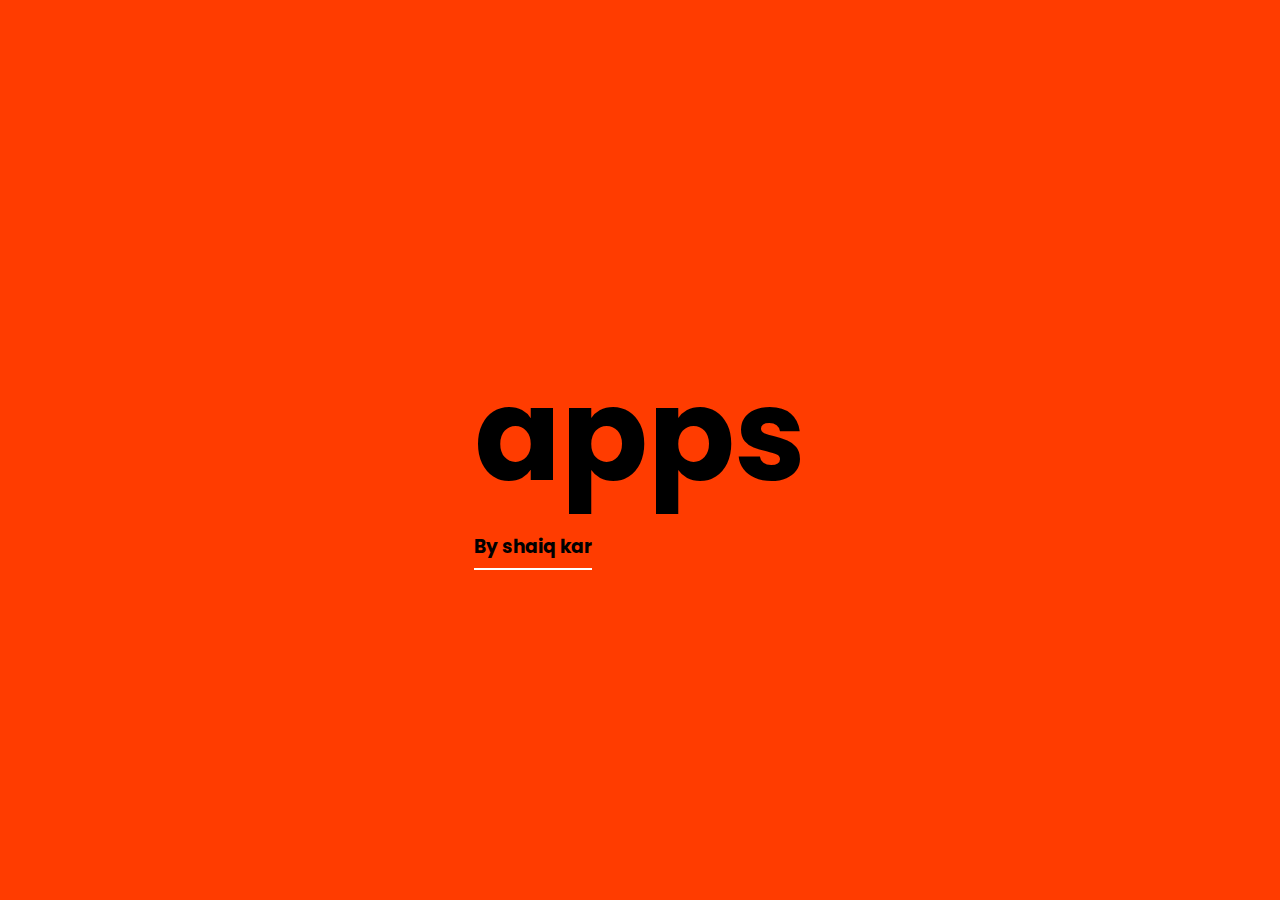
<file: index.html>
<!DOCTYPE html>
<html lang="en">
<head>

    <meta charset="UTF-8">
    <meta name="viewport" content="width=device-width, initial-scale=1.0">
    <meta name="theme-color" content="#ff3c00">

    <title>Apps By ShaiqKar</title>

    <link rel="stylesheet" type="text/css" href="./static/styles.css">

</head>
<body>

    <div class="container">
        <div class="holder">
            <h1>apps</h1>
            <h3><a href="https://linkedin.com/in/shaiqkar">By shaiq kar</a></h3>
        </div>
    </div>
    
</body>
</html>
</file>
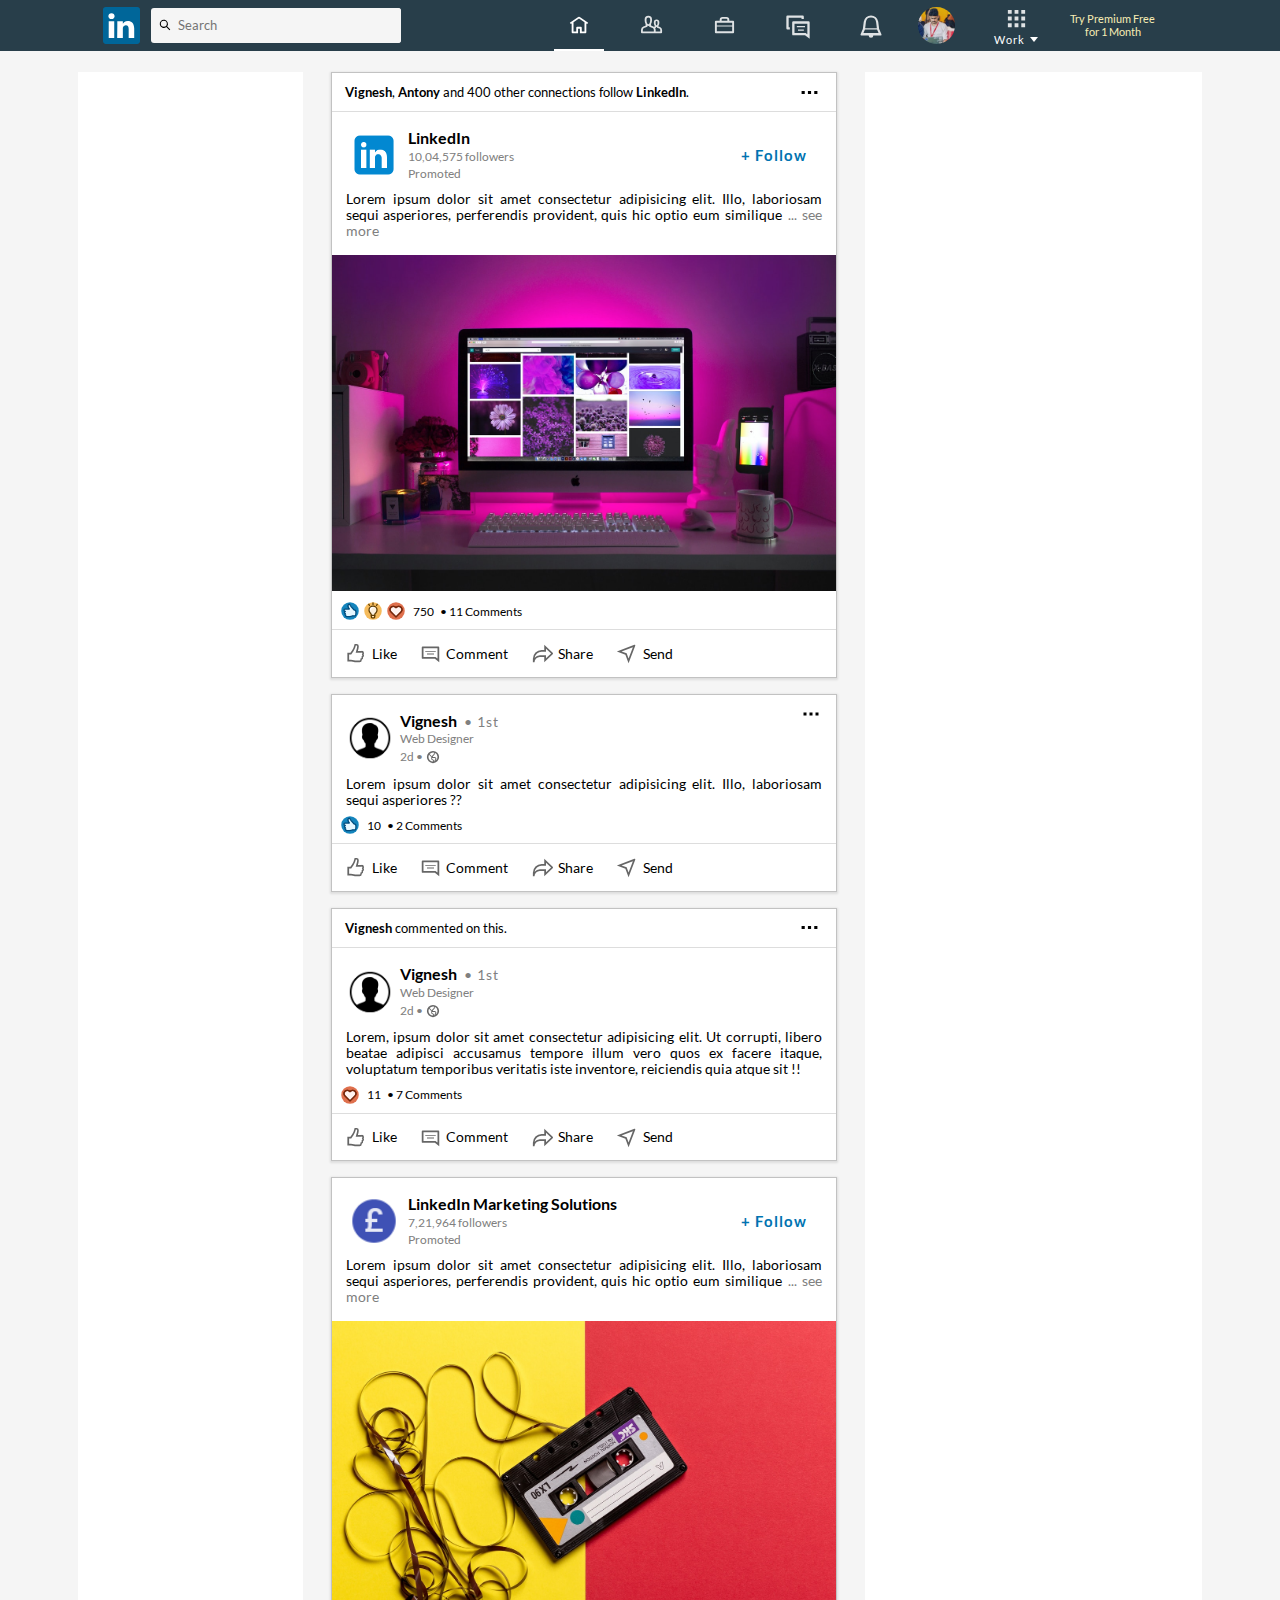
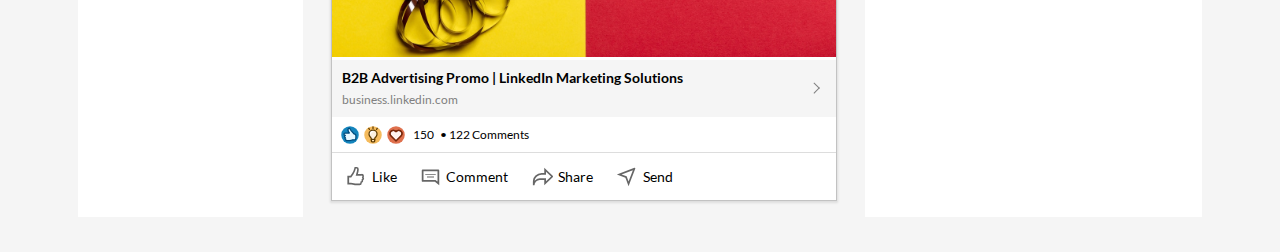
<file: apps/internship/yaarme/task-3/index.html>
<!DOCTYPE html>
<html lang="en">
<head>
    <meta charset="UTF-8">
    <meta name="viewport" content="width=device-width, initial-scale=1.0">
    <title>Home | LinkedIn</title>
    <link rel="icon" href="CSS/Images/main-icon.png" type="image/x-icon">
    <link rel="stylesheet" href="CSS/style.css">

    <!-- My styles and js -->
    <link rel="stylesheet" type="text/css" href="./content/style.css">

</head>
<body id="body">
    <div class="main-navbar-wrap">
        <div class="main-navbar">
            <span class="icon i-logo"></span>
            <div class="input-wrap">
                <span class="icon search-icon"></span>
                <input type="text" placeholder="Search" class="search-bar">
            </div>
            <ul class="nav-icons">
                <span class="icon home-icon active" title="Home"></span>
                <span class="icon user-icon" title="My Network"></span>
                <span class="icon suit-icon" title="Jobs"></span>
                <span class="icon chat-icon" title="Messaging"></span>
                <span class="icon notify-icon" title="Notifications"></span>
                <span class="icon me-icon">
                    <img src="./CSS/img/nav-profile-icon.jpg" alt="shaiq kar">
                </span>
                <div class="work-icon">
                    <span class="icon work"></span>
                    <span class="work-cont">Work</span>
                </div>
                <a href="" class="premium">Try Premium Free for 1 Month</a>
            </ul>
        </div>
    </div>
    <main class="app">
        <div class="container-wrap">
            <div class="container">
                <div class="left-bar"></div>
                <div class="main-content">
                    <div class="card">
                        <div class="card-header">
                            <div>
                                <b>Vignesh</b>, <b>Antony</b> and 400 other connections follow <b>LinkedIn</b>.
                            </div>
                            <span class="icon more-icon"></span>
                        </div>
                        <div class="card-main">
                            <div class="follow-conn">
                                <img src="CSS/Images/main-icon.png" class="follow-icon">
                                <div class="conn-name">
                                    <span><b>LinkedIn</b></span>
                                    <span>10,04,575 followers</span>
                                    <span>Promoted</span>
                                </div>
                                <button class="follow">+ Follow</button>
                            </div>
                            <p class="content">
                                Lorem ipsum dolor sit amet consectetur adipisicing elit. Illo, laboriosam sequi asperiores, perferendis provident, quis hic optio eum similique<span class="more" style="display: none;">veritatis accusamus ducimus tempore porro aspernatur molestiae et rem expedita sapiente! Lorem ipsum dolor sit amet consectetur adipisicing elit. Facere id quam iusto libero alias velit at, tempore, corrupti ducimus laborum perferendis nulla ex possimus? Modi perspiciatis ullam animi adipisci ratione.</span><span class="see-more">... see more</span>
                            </p>
                            <img src="CSS/Images/computer.jpg" class="card-image">
                            <div class="vote-section">
                                <span class="icon like-icon"></span>
                                <span class="icon info-icon"></span>
                                <span class="icon love-icon"></span>
                                <span class="votes">750</span>
                                <span> <span class="dot">•</span> 11 Comments</span>
                            </div>
                            <div class="share-section">
                                <div class="icon-wrap">
                                    <span class="icon like-i"></span>
                                    <span>Like</span>
                                </div>
                                <div class="icon-wrap">
                                    <span class="icon comment-icon"></span>
                                    <span>Comment</span>
                                </div>
                                <div class="icon-wrap">
                                    <span class="icon share-icon"></span>
                                    <span>Share</span>
                                </div>
                                <div class="icon-wrap">
                                    <span class="icon send-icon"></span>
                                    <span>Send</span>
                                </div>
                            </div>
                        </div>
                    </div>
                    <div class="card">
                        <div class="follow-conn">
                            <img src="CSS/Images/user-photo.png" class="follow-icon users">
                            <div class="conn-name">
                                <span>
                                    <b>Vignesh</b>
                                    <span class="name-info"> • 1st</span>
                                </span>
                                <span>Web Designer</span>
                                <span>
                                    <span>2d • </span>
                                    <span class="icon globe-icon"></span>
                                </span>
                            </div>
                            <span class="icon more-icon top-corner"></span>
                        </div>
                        <p class="content">
                            Lorem ipsum dolor sit amet consectetur adipisicing elit. Illo, laboriosam sequi asperiores ??
                        </p>
                        <div class="vote-section">
                            <span class="icon like-icon"></span>
                            <span class="votes">10</span>
                            <span> <span class="dot">•</span> 2 Comments</span>
                        </div>
                        <div class="share-section">
                            <div class="icon-wrap">
                                <span class="icon like-i"></span>
                                <span>Like</span>
                            </div>
                            <div class="icon-wrap">
                                <span class="icon comment-icon"></span>
                                <span>Comment</span>
                            </div>
                            <div class="icon-wrap">
                                <span class="icon share-icon"></span>
                                <span>Share</span>
                            </div>
                            <div class="icon-wrap">
                                <span class="icon send-icon"></span>
                                <span>Send</span>
                            </div>
                        </div>
                    </div>
                    <div class="card">
                        <div class="card-header">
                            <div>
                                <b>Vignesh</b> commented on this.
                            </div>
                            <span class="icon more-icon"></span>
                        </div>
                        <div class="follow-conn">
                            <img src="CSS/Images/user-photo.png" class="follow-icon users">
                            <div class="conn-name">
                                <span>
                                    <b>Vignesh</b>
                                    <span class="name-info"> • 1st</span>
                                </span>
                                <span>Web Designer</span>
                                <span>
                                    <span>2d • </span>
                                    <span class="icon globe-icon"></span>
                                </span>
                            </div>
                        </div>
                        <p class="content">
                            Lorem, ipsum dolor sit amet consectetur adipisicing elit. Ut corrupti, libero beatae adipisci accusamus tempore illum vero quos ex facere itaque, voluptatum temporibus veritatis iste inventore, reiciendis quia atque sit !!
                        </p>
                        <div class="vote-section">
                            <span class="icon love-icon"></span>
                            <span class="votes">11</span>
                            <span> <span class="dot">•</span> 7 Comments</span>
                        </div>
                        <div class="share-section">
                            <div class="icon-wrap">
                                <span class="icon like-i"></span>
                                <span>Like</span>
                            </div>
                            <div class="icon-wrap">
                                <span class="icon comment-icon"></span>
                                <span>Comment</span>
                            </div>
                            <div class="icon-wrap">
                                <span class="icon share-icon"></span>
                                <span>Share</span>
                            </div>
                            <div class="icon-wrap">
                                <span class="icon send-icon"></span>
                                <span>Send</span>
                            </div>
                        </div>
                    </div>
                    <div class="card">
                        <div class="card-main">
                            <div class="follow-conn">
                                <img src="CSS/Images/market.png" class="follow-icon">
                                <div class="conn-name">
                                    <span><b>LinkedIn Marketing Solutions</b></span>
                                    <span>7,21,964 followers</span>
                                    <span>Promoted</span>
                                </div>
                                <button class="follow">+ Follow</button>
                            </div>
                            <p class="content">
                                Lorem ipsum dolor sit amet consectetur adipisicing elit. Illo, laboriosam sequi asperiores, perferendis provident, quis hic optio eum similique<span class="more" style="display: none;">veritatis accusamus ducimus tempore porro aspernatur molestiae et rem expedita sapiente! Lorem ipsum dolor sit amet consectetur adipisicing elit. Facere id quam iusto libero alias velit at, tempore, corrupti ducimus laborum perferendis nulla ex possimus? Modi perspiciatis ullam animi adipisci ratione.</span><span class="see-more">... see more</span>
                            </p>
                            <img src="CSS/Images/sample1.jpg" class="card-image">
                            <a href="" class="website-link">
                                <div class="web-content">
                                    <b>B2B Advertising Promo | LinkedIn Marketing Solutions</b>
                                    <span>business.linkedin.com</span>
                                </div>
                                <span class="view-arrow"></span>
                            </a>
                            <div class="vote-section">
                                <span class="icon like-icon"></span>
                                <span class="icon info-icon"></span>
                                <span class="icon love-icon"></span>
                                <span class="votes">150</span>
                                <span> <span class="dot">•</span> 122 Comments</span>
                            </div>
                            <div class="share-section">
                                <div class="icon-wrap">
                                    <span class="icon like-i"></span>
                                    <span>Like</span>
                                </div>
                                <div class="icon-wrap">
                                    <span class="icon comment-icon"></span>
                                    <span>Comment</span>
                                </div>
                                <div class="icon-wrap">
                                    <span class="icon share-icon"></span>
                                    <span>Share</span>
                                </div>
                                <div class="icon-wrap">
                                    <span class="icon send-icon"></span>
                                    <span>Send</span>
                                </div>
                            </div>
                        </div>
                    </div>
                </div>
                <div class="right-bar"></div>
            </div><br>
        </div>
    
    </main>
    <div class="mobile-header">

        <!-- Added icon here -->
        <span class="s-menu" id="sidebar-btn">
            <img src="./content/sidebar/menu.svg">
        </span>  
        
        
        <div class="input-wrap">
            <span class="icon search-icon"></span>
            <input type="text" placeholder="Search" class="search-bar">
            <span class="icon qrcode-icon"></span>
        </div>
        <span class="icon chat-icon"></span>
    </div>
    <div class="mobile-nav-bar">
        <ul class="nav-icons">
            <span class="icon home-icon active-icon" title="Home"></span>
            <span class="icon user-icon" title="My Network"></span>
            <span class="icon add-icon" title="Add Post"></span>
            <span class="icon suit-icon" title="Jobs"></span>
            <span class="icon notify-icon" title="Notifications"></span>
        </ul>
    </div>


    <!-- Added Sidebar Here -->
    <div class="m-only">
        <div class="mobile-sidebar" id="sidenav-mobile">
            <div class="ms-top-sec">
                <div class="ms-ts-top">
                    <img width="30" height="30" alt="shaiq kar" class="ms-pimg" src="./content/nav-profile-icon.jpg" alt="Shaiq Kar">
                    <img src="./content/sidebar/moon.svg" class="ms-ts-top-switch" alt="Moon">
                </div>
                <div class="ms-ts-bottom">
                    <span>
                        <span class="text-bold hoverable">Shaiq Iqbal Kar</span></br>
                        <span class="text-small">+91 7006343764</span>
                    </span>
                    <span class="ms-drop hoverable">
                        <img src="./content/sidebar/arrow.svg" alt="Drop Cap" id="drop-nav-btn">
                    </span>
                </div>
            </div>
            <div class="ms-drop-nav" id="drop-nav">
                <a href="#" class="ms-drop-item ms-drop-profile">
                    <img alt="shaiq kar" src="./content/nav-profile-icon.jpg">
                    <span class="text-bold">Shaiq Iqbal Kar</span>
                </a>
                <a href="#" class="ms-drop-item">
                    <img src="./content/sidebar/plus.svg" style="width:1.5rem">
                    <span class="text-bold">Add Account</span>
                </a>
            </div>
            <div class="ms-nav">
                <a class="ms-nav-item">
                    <img src="./content/sidebar/users.svg">
                    <span class="text-bold">New Group</span>
                </a>
                <a class="ms-nav-item">
                    <img src="./content/sidebar/lock.svg">
                    <span class="text-bold">New Secret Chat</span>
                </a>
                <a class="ms-nav-item">
                    <img src="./content/sidebar/megaphone.svg">
                    <span class="text-bold">New Channel</span>
                </a>
                <a class="ms-nav-item">
                    <img src="./content/sidebar/user.svg">
                    <span class="text-bold">Contacts</span>
                </a>
                <a class="ms-nav-item">
                    <img src="./content/sidebar/phone.svg">
                    <span class="text-bold">Calls</span>
                </a>
                <a class="ms-nav-item">
                    <img src="./content/sidebar/bookmark.svg">
                    <span class="text-bold">Saved Messages</span>
                </a>
                <a class="ms-nav-item">
                    <img src="./content/sidebar/settings.svg">
                    <span class="text-bold">Settings</span>
                </a>
                <span class="ms-nav-break"></span>
                <a class="ms-nav-item">
                    <img src="./content/sidebar/user-plus.svg">
                    <span class="text-bold">Invite Friends</span>
                </a>
                <a class="ms-nav-item">
                    <img src="./content/sidebar/faq.svg">
                    <span class="text-bold">Linkedin FAQ</span>
                </a>
            </div>
        </div>
    </div>

    <script src="JS/main.js"></script>
    <!-- Added js here -->
    <script type="text/javascript" src="./content/app.js"></script>
</body>
</html>
</file>
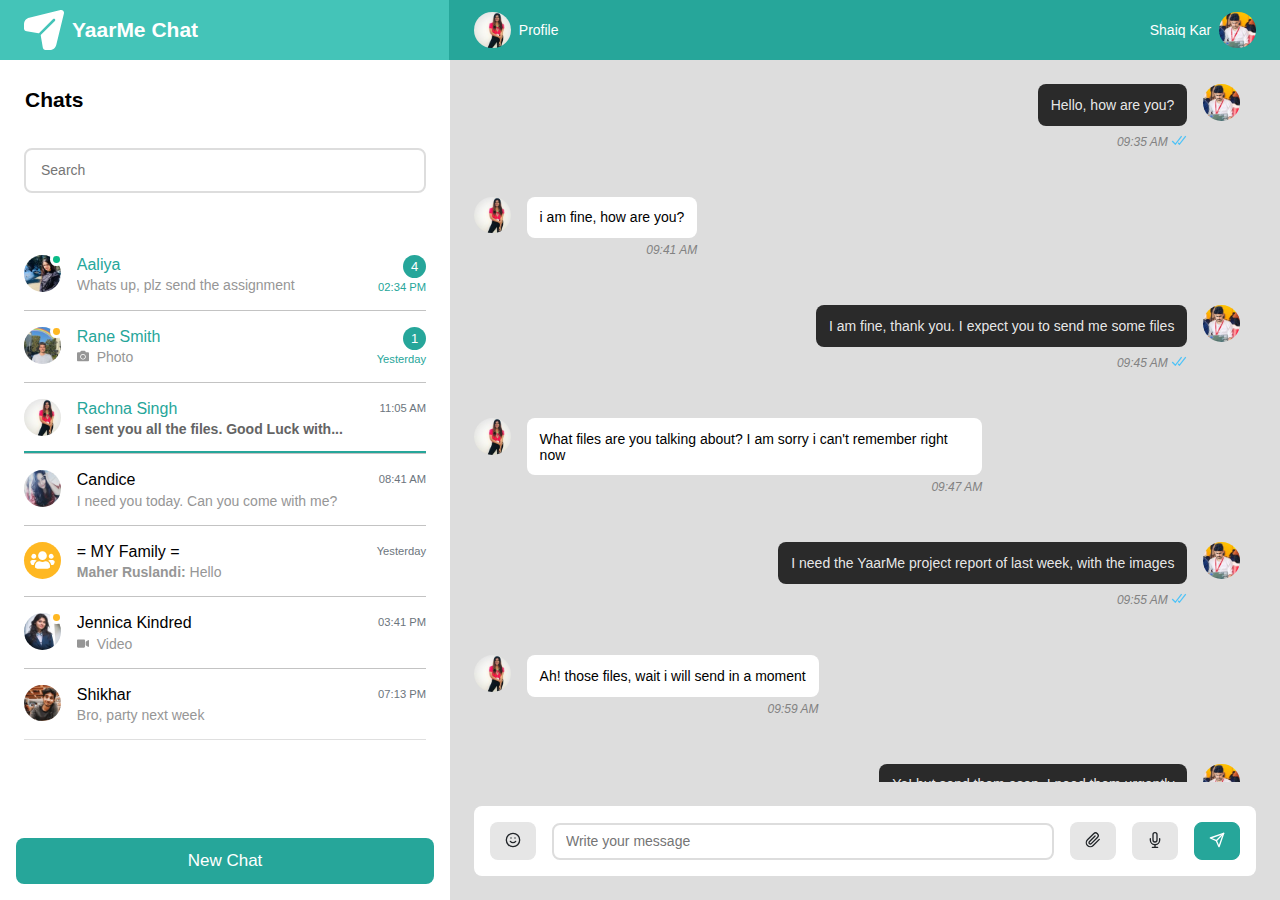
<file: apps/internship/yaarme/task-4-chat/index.html>
<!DOCTYPE html>
<html lang="en">
<head>

    <meta charset="UTF-8">
    <meta name="viewport" content="width=device-width, initial-scale=1.0">
    <meta name="theme-color" content="#26a69a">

    <title>YaarMe Chat</title>

    <link rel="icon" type="image/png" sizes="32x32" href="./static/img/favicon-32x32.png">
    <link rel="icon" type="image/png" sizes="16x16" href="./static/img/favicon-16x16.png">

    <link rel="stylesheet" type="text/css" href="./static/css/styles.css">

</head>

<body>

    
    
    <!-- header section -->
    <header class="flex align-centre relative">

        <div class="flex align-centre left-sec">
            <a href="#" class="flex logo">
                <img src="./static/img/icons/logo.svg" alt="logo">
                <span>YaarMe Chat</span>
            </a>

        </div>

        <div class="flex right-sec"> 
            <div class="relative">
                <a class="flex align-centre profile ">
                    <img src="./static/img/profile-2.jpg" alt="Shaiq Kar">
                    <span style="margin-left: .5rem;">Profile</span>
                </a>
            </div>
            <div class="relative">
                <a class="flex align-centre profile p-btn">
                    <span>Shaiq Kar</span>
                    <img src="./static/img/profile.jpg" alt="Shaiq Kar">
                </a>
            </div>
        </div>

    </header>

    <!-- main app part -->
    <main id="app" class="flex">

        <div class="cover"></div>

        <div class="flex container">
            <!-- Chats sidebar -->
            <div class="flex chats-sidebar">

                <div class="flex align-centre chats-sidebar-header">
                    <span style="font-size: 21px">Chats</span>
                </div>

                <div class="chats-search">
                    <form>
                        <input type="text" placeholder="Search" class="input">
                    </form>
                </div>

                <div class="chats-active" tabindex="2">
                    <ul class="flex chats">

                        <li class="flex chat-item" style=" border-top: 0">
                            <div class="avatar avatar-g">
                                <img src="static/img/profile-4.jpg">
                            </div>
                            <div class="flex relative chat-item-body">
                                <div class="flex chat-sender-m">
                                    <h5 class="t-pr">Aaliya</h5>
                                    <p>Whats up, plz send the assignment</p>
                                </div>
                                <div class="chat-s-data">
                                    <div class="flex msg-count">4</div>
                                    <small class="t-pr">02:34 PM</small>
                                </div>
                            </div>
                        </li>
                        <li class="flex chat-item">
                            <div class="avatar avatar-y">
                                <img src="static/img/profile-5.jpg">
                            </div>
                            <div class="flex relative chat-item-body">
                                <div class="flex chat-sender-m">
                                    <h5 class="t-pr">Rane Smith</h5>
                                    <p>
                                        <img src="./static/img/icons/camera.svg" style="width: 12px;margin-right: .25rem"> 
                                        Photo
                                    </p>
                                </div>
                                <div class="chat-s-data">
                                    <div class="flex msg-count">1</div>
                                    <small class="t-pr">Yesterday</small>
                                </div>
                            </div>
                        </li>
                        <li class="flex chat-item active-item">
                            <div class="avatar">
                                <img src="static/img/profile-2.jpg">
                            </div>
                            <div class="flex relative chat-item-body">
                                <div class="flex chat-sender-m">
                                    <h5 class="t-pr">Rachna Singh</h5>
                                    <p style="font-weight: 600;color: #646464">I sent you all the files. Good Luck with...</p>
                                </div>
                                <div class="chat-s-data">
                                    <small class="t-m">11:05 AM</small>
                                </div>
                            </div>
                        </li>
                        <li class="flex chat-item">
                            <div class="avatar">
                                <img src="static/img/profile-3.jpg">
                            </div>
                            <div class="flex relative chat-item-body">
                                <div class="flex chat-sender-m">
                                    <h5>Candice</h5>
                                    <p>
                                        I need you today. Can you come with me?
                                    </p>
                                </div>
                                <div class="chat-s-data">
                                    <small class="t-m">08:41 AM</small>
                                </div>
                            </div>
                        </li>
                        <li class="flex chat-item">
                            <div class="avatar family-chat">
                                <img src="static/img/icons/family.svg" style="width:25px;">
                            </div>
                            <div class="flex relative chat-item-body">
                                <div class="flex chat-sender-m">
                                    <h5>= MY Family =</h5>
                                    <p>
                                       <span style="font-weight: 600">Maher Ruslandi: </span> Hello
                                    </p>
                                </div>
                                <div class="chat-s-data">
                                    <small class="t-m">Yesterday</small>
                                </div>
                            </div>
                        </li>
                        <li class="flex chat-item">
                            <div class="avatar avatar-y">
                                <img src="static/img/profile-1.jpg">
                            </div>
                            <div class="flex relative chat-item-body">
                                <div class="flex chat-sender-m">
                                    <h5>Jennica Kindred</h5>
                                    <p>
                                        <img src="./static/img/icons/video.svg" style="width: 12px;margin-right: .25rem"> 
                                        Video
                                    </p>
                                </div>
                                <div class="chat-s-data">
                                    <small class="t-m">03:41 PM</small>
                                </div>
                            </div>
                        </li>
                        <li class="flex chat-item">
                            <div class="avatar">
                                <img src="static/img/profile-6.jpg">
                            </div>
                            <div class="flex relative chat-item-body">
                                <div class="flex chat-sender-m">
                                    <h5>Shikhar</h5>
                                    <p>
                                        Bro, party next week
                                    </p>
                                </div>
                                <div class="chat-s-data">
                                    <small class="t-m">07:13 PM</small>
                                </div>
                            </div>
                        </li>

                    </ul>
                </div>
                <div class="chats-new">
                    <button class="chats-new-btn">New Chat</button>
                </div>

            </div>
            <!-- //Chats sidebar -->

            <!-- chat window -->
            <div class="chat-window flex">
                <div class="chat-messages" tabindex="1">
                    <div class="flex messages" id="msg-box"> 

                        <div class="msg msg-in">
                            <div class="flex" style="justify-content: flex-end">
                                <img class="msg-avatar" src="./static/img/profile.jpg">
                            </div>
                            <div>
                                <div class="msg-msg">
                                    Hello, how are you?
                                </div>
                                <div class="msg-time">
                                    09:35 AM
                                    <span class="double-tick">
                                        <svg xmlns="http://www.w3.org/2000/svg" width="16" height="15" id="msg-dblcheck-ack" x="2063" y="2076"><path d="M15.01 3.316l-.478-.372a.365.365 0 0 0-.51.063L8.666 9.88a.32.32 0 0 1-.484.032l-.358-.325a.32.32 0 0 0-.484.032l-.378.48a.418.418 0 0 0 .036.54l1.32 1.267a.32.32 0 0 0 .484-.034l6.272-8.048a.366.366 0 0 0-.064-.512zm-4.1 0l-.478-.372a.365.365 0 0 0-.51.063L4.566 9.88a.32.32 0 0 1-.484.032L1.892 7.77a.366.366 0 0 0-.516.005l-.423.433a.364.364 0 0 0 .006.514l3.255 3.185a.32.32 0 0 0 .484-.033l6.272-8.048a.365.365 0 0 0-.063-.51z" fill="#4fc3f7"/></svg>
                                    </span>
                                </div>

                            </div>
                        </div>
                        <div class="msg">
                            <div class="flex">
                                <img class="msg-avatar" src="./static/img/profile-2.jpg">
                            </div>
                            <div>
                                <div class="msg-msg">
                                   i am fine, how are you?
                                </div>
                                <div class="msg-time">
                                    09:41 AM
                                </div>

                            </div>
                        </div>
                        <div class="msg msg-in">
                            <div class="flex" style="justify-content: flex-end">
                                <img class="msg-avatar" src="./static/img/profile.jpg">
                            </div>
                            <div>
                                <div class="msg-msg">
                                    I am fine, thank you. I expect you to send me some files
                                </div>
                                <div class="msg-time">
                                    09:45 AM
                                    <span class="double-tick">
                                        <svg xmlns="http://www.w3.org/2000/svg" width="16" height="15" id="msg-dblcheck-ack" x="2063" y="2076"><path d="M15.01 3.316l-.478-.372a.365.365 0 0 0-.51.063L8.666 9.88a.32.32 0 0 1-.484.032l-.358-.325a.32.32 0 0 0-.484.032l-.378.48a.418.418 0 0 0 .036.54l1.32 1.267a.32.32 0 0 0 .484-.034l6.272-8.048a.366.366 0 0 0-.064-.512zm-4.1 0l-.478-.372a.365.365 0 0 0-.51.063L4.566 9.88a.32.32 0 0 1-.484.032L1.892 7.77a.366.366 0 0 0-.516.005l-.423.433a.364.364 0 0 0 .006.514l3.255 3.185a.32.32 0 0 0 .484-.033l6.272-8.048a.365.365 0 0 0-.063-.51z" fill="#4fc3f7"/></svg>
                                    </span>
                                </div>

                            </div>
                        </div>
                        <div class="msg">
                            <div class="flex">
                                <img class="msg-avatar" src="./static/img/profile-2.jpg">
                            </div>
                            <div>
                                <div class="msg-msg">
                                    What files are you talking about? I am sorry i can't remember right now
                                </div>
                                <div class="msg-time">
                                    09:47 AM
                                </div>

                            </div>
                        </div>
                        <div class="msg msg-in">
                            <div class="flex" style="justify-content: flex-end">
                                <img class="msg-avatar" src="./static/img/profile.jpg">
                            </div>
                            <div>
                                <div class="msg-msg">
                                    I need the YaarMe project report of last week, with the images
                                </div>
                                <div class="msg-time">
                                    09:55 AM
                                    <span class="double-tick">
                                        <svg xmlns="http://www.w3.org/2000/svg" width="16" height="15" id="msg-dblcheck-ack" x="2063" y="2076"><path d="M15.01 3.316l-.478-.372a.365.365 0 0 0-.51.063L8.666 9.88a.32.32 0 0 1-.484.032l-.358-.325a.32.32 0 0 0-.484.032l-.378.48a.418.418 0 0 0 .036.54l1.32 1.267a.32.32 0 0 0 .484-.034l6.272-8.048a.366.366 0 0 0-.064-.512zm-4.1 0l-.478-.372a.365.365 0 0 0-.51.063L4.566 9.88a.32.32 0 0 1-.484.032L1.892 7.77a.366.366 0 0 0-.516.005l-.423.433a.364.364 0 0 0 .006.514l3.255 3.185a.32.32 0 0 0 .484-.033l6.272-8.048a.365.365 0 0 0-.063-.51z" fill="#4fc3f7"/></svg>
                                    </span>
                                </div>

                            </div>
                        </div>
                        <div class="msg">
                            <div class="flex">
                                <img class="msg-avatar" src="./static/img/profile-2.jpg">
                            </div>
                            <div>
                                <div class="msg-msg">
                                    Ah! those files, wait i will send in a moment
                                </div>
                                <div class="msg-time">
                                    09:59 AM
                                </div>

                            </div>
                        </div>
                        <div class="msg msg-in">
                            <div class="flex" style="justify-content: flex-end">
                                <img class="msg-avatar" src="./static/img/profile.jpg">
                            </div>
                            <div>
                                <div class="msg-msg">
                                    Ya! but send them asap. I need them urgently
                                </div>
                                <div class="msg-time">
                                    10:03 AM
                                    <span class="double-tick">
                                        <svg xmlns="http://www.w3.org/2000/svg" width="16" height="15" id="msg-dblcheck-ack" x="2063" y="2076"><path d="M15.01 3.316l-.478-.372a.365.365 0 0 0-.51.063L8.666 9.88a.32.32 0 0 1-.484.032l-.358-.325a.32.32 0 0 0-.484.032l-.378.48a.418.418 0 0 0 .036.54l1.32 1.267a.32.32 0 0 0 .484-.034l6.272-8.048a.366.366 0 0 0-.064-.512zm-4.1 0l-.478-.372a.365.365 0 0 0-.51.063L4.566 9.88a.32.32 0 0 1-.484.032L1.892 7.77a.366.366 0 0 0-.516.005l-.423.433a.364.364 0 0 0 .006.514l3.255 3.185a.32.32 0 0 0 .484-.033l6.272-8.048a.365.365 0 0 0-.063-.51z" fill="#4fc3f7"/></svg>
                                    </span>
                                </div>

                            </div>
                        </div>
                        <div class="msg">
                            <div class="flex">
                                <img class="msg-avatar" src="./static/img/profile-2.jpg">
                            </div>
                            <div>
                                <div class="msg-msg">
                                    Sure, sending to you in 10 minutes
                                </div>
                                <div class="msg-time">
                                    10:09 AM
                                </div>

                            </div>
                        </div>
                        <div class="msg msg-in">
                            <div class="flex" style="justify-content: flex-end">
                                <img class="msg-avatar" src="./static/img/profile.jpg">
                            </div>
                            <div>
                                <div class="msg-msg">
                                    Where are the files?
                                </div>
                                <div class="msg-time">
                                    10:25 AM
                                    <span class="double-tick">
                                        <svg xmlns="http://www.w3.org/2000/svg" width="16" height="15" id="msg-dblcheck-ack" x="2063" y="2076"><path d="M15.01 3.316l-.478-.372a.365.365 0 0 0-.51.063L8.666 9.88a.32.32 0 0 1-.484.032l-.358-.325a.32.32 0 0 0-.484.032l-.378.48a.418.418 0 0 0 .036.54l1.32 1.267a.32.32 0 0 0 .484-.034l6.272-8.048a.366.366 0 0 0-.064-.512zm-4.1 0l-.478-.372a.365.365 0 0 0-.51.063L4.566 9.88a.32.32 0 0 1-.484.032L1.892 7.77a.366.366 0 0 0-.516.005l-.423.433a.364.364 0 0 0 .006.514l3.255 3.185a.32.32 0 0 0 .484-.033l6.272-8.048a.365.365 0 0 0-.063-.51z" fill="#4fc3f7"/></svg>
                                    </span>
                                </div>

                            </div>
                        </div>
                        <div class="msg">
                            <div class="flex">
                                <img class="msg-avatar" src="./static/img/profile-2.jpg">
                            </div>
                            <div>
                                <div class="msg-msg">
                                    Sorry i got a bit bussy, just now i sent
                                </div>
                                <div class="msg-time">
                                    10:31 AM
                                </div>
                            </div>
                        </div>
                        <div class="msg msg-in">
                            <div class="flex" style="justify-content: flex-end">
                                <img class="msg-avatar" src="./static/img/profile.jpg">
                            </div>
                            <div>
                                <div class="msg-msg">
                                    Thank you, got the files
                                </div>
                                <div class="msg-time">
                                    10:45 AM
                                    <span class="double-tick">
                                        <svg xmlns="http://www.w3.org/2000/svg" width="16" height="15" id="msg-dblcheck-ack" x="2063" y="2076"><path d="M15.01 3.316l-.478-.372a.365.365 0 0 0-.51.063L8.666 9.88a.32.32 0 0 1-.484.032l-.358-.325a.32.32 0 0 0-.484.032l-.378.48a.418.418 0 0 0 .036.54l1.32 1.267a.32.32 0 0 0 .484-.034l6.272-8.048a.366.366 0 0 0-.064-.512zm-4.1 0l-.478-.372a.365.365 0 0 0-.51.063L4.566 9.88a.32.32 0 0 1-.484.032L1.892 7.77a.366.366 0 0 0-.516.005l-.423.433a.364.364 0 0 0 .006.514l3.255 3.185a.32.32 0 0 0 .484-.033l6.272-8.048a.365.365 0 0 0-.063-.51z" fill="#4fc3f7"/></svg>
                                    </span>
                                </div>
                            </div>
                        </div>
                        <div class="msg">
                            <div class="flex">
                                <img class="msg-avatar" src="./static/img/profile-2.jpg">
                            </div>
                            <div>
                                <div class="msg-msg">
                                    I sent you all the files. Good luck with the project
                                </div>
                                <div class="msg-time">
                                    11:05 AM
                                </div>
                            </div>
                        </div>


                    </div>
                </div>

                <div class="chat-controls">
                    <form class="flex align-centre">               
                        <div class="cc-emoji">
                            <button  type="button" class="cc-button" style=" margin-right: 1rem!important;">
                                <svg xmlns="http://www.w3.org/2000/svg" width="24" height="24" viewBox="0 0 24 24" fill="none" stroke="currentColor" stroke-width="2" stroke-linecap="round" stroke-linejoin="round" class="feather feather-smile"><circle cx="12" cy="12" r="10"></circle><path d="M8 14s1.5 2 4 2 4-2 4-2"></path><line x1="9" y1="9" x2="9.01" y2="9"></line><line x1="15" y1="9" x2="15.01" y2="9"></line></svg>
                            </button>
                        </div>
                        <input type="text" placeholder="Write your message" class="input" style="padding: 6px 12px;" id='msgBox'>
                        <div class="flex">
                            <button class="cc-button" type="button" style="margin-left:1rem;">
                                <svg xmlns="http://www.w3.org/2000/svg" width="24" height="24" viewBox="0 0 24 24" fill="none" stroke="currentColor" stroke-width="2" stroke-linecap="round" stroke-linejoin="round" class="feather feather-paperclip"><path d="M21.44 11.05l-9.19 9.19a6 6 0 0 1-8.49-8.49l9.19-9.19a4 4 0 0 1 5.66 5.66l-9.2 9.19a2 2 0 0 1-2.83-2.83l8.49-8.48"></path></svg>
                            </button>
                            <button class="cc-button" type="button" style="margin-left:1rem;">
                                <svg xmlns="http://www.w3.org/2000/svg" width="24" height="24" viewBox="0 0 24 24" fill="none" stroke="currentColor" stroke-width="2" stroke-linecap="round" stroke-linejoin="round" class="feather feather-mic"><path d="M12 1a3 3 0 0 0-3 3v8a3 3 0 0 0 6 0V4a3 3 0 0 0-3-3z"></path><path d="M19 10v2a7 7 0 0 1-14 0v-2"></path><line x1="12" y1="19" x2="12" y2="23"></line><line x1="8" y1="23" x2="16" y2="23"></line></svg>
                            </button>
                            <button class="cc-button cc-btn-submit" type="submit" style="margin-left:1rem;" id="msg-btn-submit">
                                <svg xmlns="http://www.w3.org/2000/svg" width="24" height="24" viewBox="0 0 24 24" fill="none" stroke="#fff" stroke-width="2" stroke-linecap="round" stroke-linejoin="round" class="feather feather-send"><line x1="22" y1="2" x2="11" y2="13" fill="#fff"></line><polygon points="22 2 15 22 11 13 2 9 22 2"></polygon></svg>
                            </button>
                        </div>
                    </form>
                </div>

            </div>

        </div>
    </main>

    <!-- Modals and sidebars -->
    <div class="profile-sidebar">
        
        <div class="flex align-centre top-sec">
            <span>Profile</span>
            <div class="p-s-ts-btns">
                <span class="ts-btn-item">
                    <a href="#" class="btn-profile btn-p-light">
                        <svg xmlns="http://www.w3.org/2000/svg" width="24" height="24" viewBox="0 0 24 24" fill="none" stroke="currentColor" stroke-width="2" stroke-linecap="round" stroke-linejoin="round" class="feather feather-edit-2"><path d="M17 3a2.828 2.828 0 1 1 4 4L7.5 20.5 2 22l1.5-5.5L17 3z"></path></svg>
                    </a>
                </span>
                <span class="ts-btn-item">
                    <a class="btn-profile btn-p-d sidebar-close">
                        <svg xmlns="http://www.w3.org/2000/svg" width="24" height="24" viewBox="0 0 24 24" fill="none" stroke="currentColor" stroke-width="2" stroke-linecap="round" stroke-linejoin="round" class="feather feather-x"><line x1="18" y1="6" x2="6" y2="18"></line><line x1="6" y1="6" x2="18" y2="18"></line></svg>
                    </a>
                </span>
            </div>
        </div>
        <div class="ps-scroll">
            <div class="profile-body">
                <div class="t-centre">
                    <img class="profile-img" src="./static/img/profile.jpg">
                    <h5 style="margin-bottom: .25rem!important">Shaiq Kar</h5>
                    <small class="t-m" style="font-style: italic;">Last Seen: Today</small>
                    <nav class="flex j-centre p-nav tabs">
                        <a class="p-nav-link p-nav-link-active" data-tab-id="tab1">About</a>
                        <a class="p-nav-link" data-tab-id="tab2">Media</a>
                    </nav>
                </div>

                <div class="p-nav-content p-nav-t1 p-nav-t-active" id="tab1">
                    <div class="mt4 p-nav-item">
                        <p class="mt4 t-m">Lorem ipsum is a pseudo-Latin text used in web design, typography,
                            layout, and printing in place of English to emphasise design elements over content.
                            It's also called placeholder (or filler) text. It's a convenient tool for
                            mock-ups.
                        </p>
                        <div class="mt4 mb4">
                            <h6>Phone</h6>
                            <p class="t-m">700 634 3764</p>
                        </div>
                        <div class="mt4 mb4">
                            <h6>City</h6>
                            <p class="t-m">Srinagar / Banglore</p>
                        </div>
                        <div class="mt4 mb4">
                            <h6>Website</h6>
                            <p class="t-m"><a href="https://linkedin.com/in/shaiqkar" style="color:var(--green)">https://shaiqkar.dev</a></p>
                        </div>
                        <div class="mt4 mb4">
                            <h6>Connect with Me</h6>
                            <ul class="s-icons">
                                <li>
                                    <a href="https://fb.com/shaiq.kar.7">
                                        <svg version="1.1" id="Capa_1" xmlns="http://www.w3.org/2000/svg" xmlns:xlink="http://www.w3.org/1999/xlink" x="0px" y="0px" width="22px" height="22px" viewBox="0 0 512 512" style="enable-background:new 0 0 512 512;" xml:space="preserve"> <g> <path d="M296.296,512H200.36V256h-64v-88.225l64-0.029l-0.104-51.976C200.256,43.794,219.773,0,304.556,0h70.588v88.242h-44.115 c-33.016,0-34.604,12.328-34.604,35.342l-0.131,44.162h79.346l-9.354,88.225L296.36,256L296.296,512z"/> </g> <g> </g> <g> </g> <g> </g> <g> </g> <g> </g> <g> </g> <g> </g> <g> </g> <g> </g> <g> </g> <g> </g> <g> </g> <g> </g> <g> </g> <g> </g> </svg>
                                    </a>
                                </li>
                                <li>
                                    <a href="#">
                                        <svg version="1.1" id="Capa_1" xmlns="http://www.w3.org/2000/svg" xmlns:xlink="http://www.w3.org/1999/xlink" x="0px" y="0px" width="22px" height="22px" viewBox="0 0 449.956 449.956" style="enable-background:new 0 0 449.956 449.956;" xml:space="preserve"> <g> <path d="M449.956,85.657c-17.702,7.614-35.408,12.369-53.102,14.279c19.985-11.991,33.503-28.931,40.546-50.819 c-18.281,10.847-37.787,18.268-58.532,22.267c-18.274-19.414-40.73-29.125-67.383-29.125c-25.502,0-47.246,8.992-65.24,26.98 c-17.984,17.987-26.977,39.731-26.977,65.235c0,6.851,0.76,13.896,2.284,21.128c-37.688-1.903-73.042-11.372-106.068-28.407 C82.46,110.158,54.433,87.46,31.403,59.101c-8.375,14.272-12.564,29.787-12.564,46.536c0,15.798,3.711,30.456,11.138,43.97 c7.422,13.512,17.417,24.455,29.98,32.831c-14.849-0.572-28.743-4.475-41.684-11.708v1.142c0,22.271,6.995,41.824,20.983,58.674 c13.99,16.848,31.645,27.453,52.961,31.833c-7.995,2.091-16.086,3.138-24.269,3.138c-5.33,0-11.136-0.475-17.416-1.42 c5.9,18.459,16.75,33.633,32.546,45.535c15.799,11.896,33.691,18.028,53.677,18.418c-33.498,26.262-71.66,39.393-114.486,39.393 c-8.186,0-15.607-0.373-22.27-1.139c42.827,27.596,90.03,41.394,141.612,41.394c32.738,0,63.478-5.181,92.21-15.557 c28.746-10.369,53.297-24.267,73.665-41.686c20.362-17.415,37.925-37.448,52.674-60.097c14.75-22.651,25.738-46.298,32.977-70.946 c7.23-24.653,10.848-49.344,10.848-74.092c0-5.33-0.096-9.325-0.287-11.991C421.785,120.202,437.202,104.306,449.956,85.657z"/> </g> <g> </g> <g> </g> <g> </g> <g> </g> <g> </g> <g> </g> <g> </g> <g> </g> <g> </g> <g> </g> <g> </g> <g> </g> <g> </g> <g> </g> <g> </g> </svg>
                                    </a>
                                </li>
                                <li> 
                                    <a href="#">
                                        <svg version="1.1" id="Capa_1" xmlns="http://www.w3.org/2000/svg" xmlns:xlink="http://www.w3.org/1999/xlink" x="0px" y="0px" viewBox="0 0 512 512" width="26px" height="26px" style="enable-background:new 0 0 512 512;" xml:space="preserve"> <g> <g> <polygon points="448,224 448,160 416,160 416,224 352,224 352,256 416,256 416,320 448,320 448,256 512,256 512,224 		"/> </g> </g> <g> <g> <path d="M160,224v64h90.528c-13.216,37.248-48.8,64-90.528,64c-52.928,0-96-43.072-96-96c0-52.928,43.072-96,96-96 c22.944,0,45.024,8.224,62.176,23.168l42.048-48.256C235.424,109.824,198.432,96,160,96C71.776,96,0,167.776,0,256 s71.776,160,160,160s160-71.776,160-160v-32H160z"/> </g> </g> <g> </g> <g> </g> <g> </g> <g> </g> <g> </g> <g> </g> <g> </g> <g> </g> <g> </g> <g> </g> <g> </g> <g> </g> <g> </g> <g> </g> <g> </g> </svg>
                                    </a>
                                </li>
                            </ul>
                        </div>
                        <div class="mt4 mb4">
                            <h6 class="mb4">Settings</h6>
                            <div>
                                <div class="sep flex align-centre">
                                    <label class="checkbox">
                                        <input type="checkbox">
                                        <span></span>
                                    </label>
                                    <span style="margin-left: 1rem;" class="s-itm">Notifications</span>
                                </div>
                                <div class="sep flex align-centre">
                                    <label class="checkbox">
                                        <input type="checkbox">
                                        <span></span>
                                    </label>
                                    <span style="margin-left: 1rem;" class="s-itm">Read Receipts</span>
                                </div>
                                <div class="sep flex align-centre">
                                    <label class="checkbox">
                                        <input type="checkbox">
                                        <span></span>
                                    </label>
                                    <span style="margin-left: 1rem;" class="s-itm">Two-step verification</span>
                                </div>
                            </div>
                            
                        </div>
                    </div>
                </div>

                <div class="p-nav-content p-nav-t2" id="tab2">
                    <h6 class="flex align-centre hd">
                        <span>Recent Files</span>
                        <a href="#" class="">
                            <svg xmlns="http://www.w3.org/2000/svg" width="24" height="24" viewBox="0 0 24 24" fill="none" stroke="currentColor" stroke-width="2" stroke-linecap="round" stroke-linejoin="round" class="feather feather-upload mr-2"><path d="M21 15v4a2 2 0 0 1-2 2H5a2 2 0 0 1-2-2v-4"></path><polyline points="17 8 12 3 7 8"></polyline><line x1="12" y1="3" x2="12" y2="15"></line></svg> Upload
                        </a>
                    </h6>
                    <ul>
                        <li class="file-item">
                            <img src="./static/img/icons/xlsx.svg">
                            yaarme_report_1207.xlsx</li>
                        <li class="file-item">
                            <img src="./static/img/icons/docx.svg">
                            projectDetails.docx</li>
                        <li class="file-item">
                            <img src="./static/img/icons/image.svg">
                            prototype6372.jpg</li>
                        <li class="file-item">
                            <img src="./static/img/icons/pdf.svg">
                            internship_report.pdf</li>
                        
                    </ul>
                </div>

            </div>
        </div>
    </div>


    <script type="text/javascript" src="./static/js/app.js"></script>
</body>

</html>
</file>
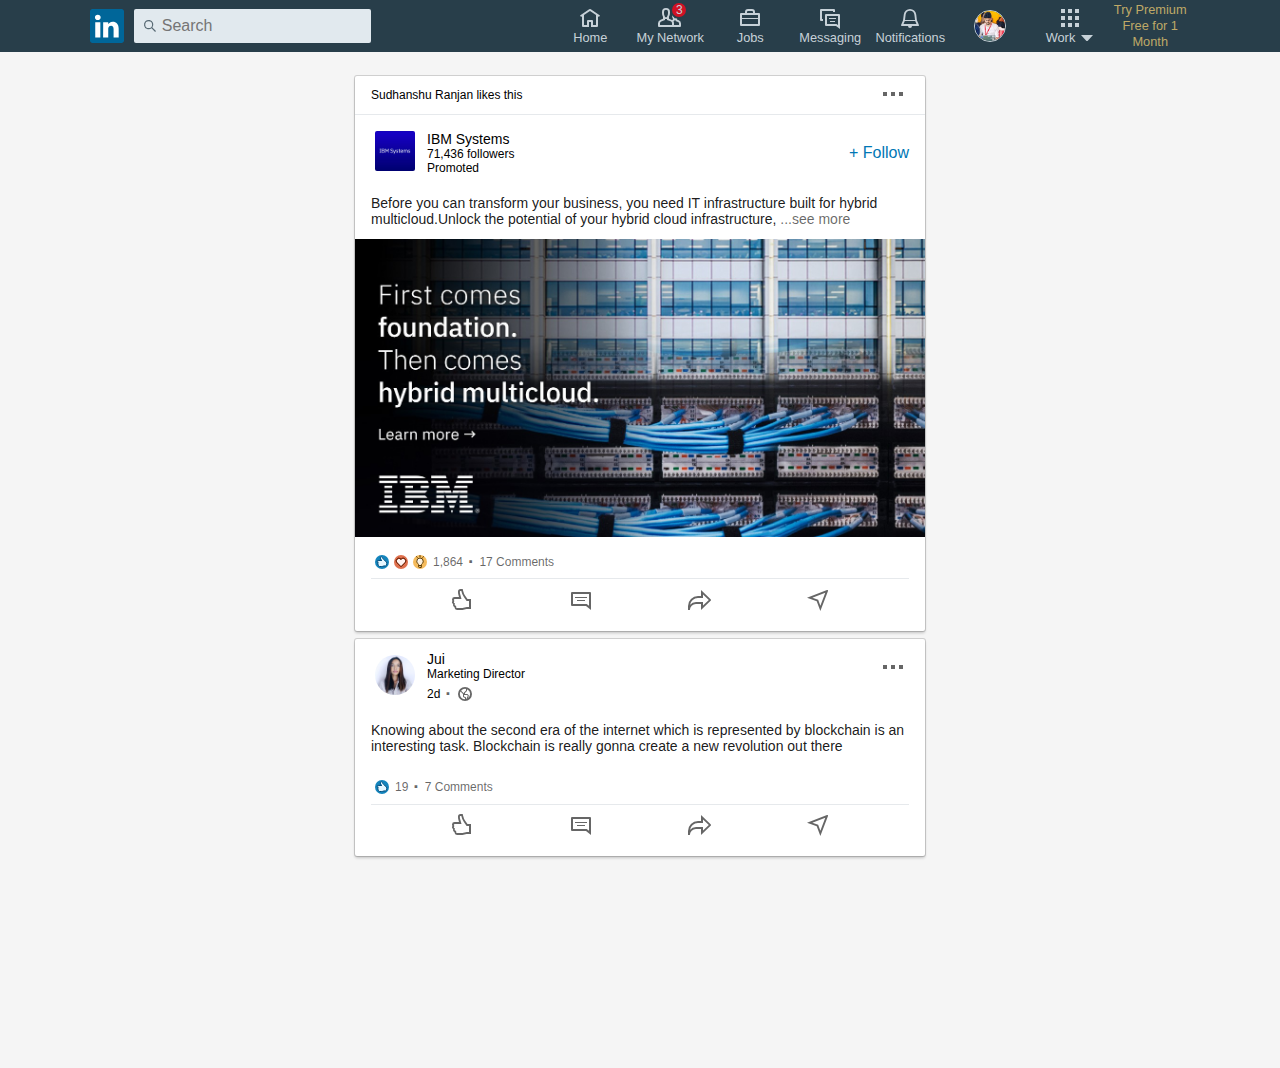
<file: apps/internship/yaarme/Task-6/index.html>
<!DOCTYPE html>
<html lang="en">
<head>

    <meta charset="UTF-8">
    <meta name="viewport" content="width=device-width, initial-scale=1.0">
    <meta name="theme-color" content="#0077B5">
    <meta name="apple-mobile-web-app-status-bar-style" content="black-translucent">
    <title>Linkedin</title>

    <!-- favicons -->
    <link rel="icon" type="image/png" sizes="32x32" href="./static/img/favicon-32x32.png">
    <link rel="icon" type="image/png" sizes="16x16" href="./static/img/favicon-16x16.png">

    <!-- Css -->
    <link rel="stylesheet" type="text/css" href="./static/css/styles.css" >

</head>

<body>
    
    <header class="header">
        <div class="nav-container">

            <div class="nav-secondary">

                <div class="mobile-only">
                    <a href="#" class="nav-item nav-profile-item" id="sidebar-btn">
                        <img width="50" height="50" alt="shaiq kar" class="nav-profile-img" src="./static/img/nav-profile-icon.jpg">
                        <div class="mobile-nav-badge">
                            <svg height="10px" id="Layer_1" style="enable-background:new 0 0 32 32;" version="1.1" viewBox="0 0 32 32" width="10px" xml:space="preserve" xmlns="http://www.w3.org/2000/svg" xmlns:xlink="http://www.w3.org/1999/xlink"><path d="M4,10h24c1.104,0,2-0.896,2-2s-0.896-2-2-2H4C2.896,6,2,6.896,2,8S2.896,10,4,10z M28,14H4c-1.104,0-2,0.896-2,2  s0.896,2,2,2h24c1.104,0,2-0.896,2-2S29.104,14,28,14z M28,22H4c-1.104,0-2,0.896-2,2s0.896,2,2,2h24c1.104,0,2-0.896,2-2  S29.104,22,28,22z" style="fill: #0077B5"/></svg>
                        </div>
                    </a>
                    <!-- new task -->
                    <div class="mobile-sidebar" id="sidenav-mobile">
                        <div class="ms-top-sec">
                            <div class="ms-ts-top">
                                <img width="30" height="30" alt="shaiq kar" class="ms-pimg" src="./static/img/nav-profile-icon.jpg" alt="Shaiq Kar">
                                <img src="./static/img/sidebar/moon.svg" class="ms-ts-top-switch" alt="Moon">
                            </div>
                            <div class="ms-ts-bottom">
                                <span>
                                    <span class="text-bold hoverable">Shaiq Iqbal Kar</span></br>
                                    <span class="text-small">+91 7006343764</span>
                                </span>
                                <span class="ms-drop hoverable">
                                    <img src="./static/img/sidebar/arrow.svg" alt="Drop Cap" id="drop-nav-btn">
                                </span>
                            </div>
                        </div>
                        <div class="ms-drop-nav" id="drop-nav">
                            <a href="#" class="ms-drop-item ms-drop-profile">
                                <img alt="shaiq kar" src="./static/img/nav-profile-icon.jpg">
                                <span class="text-bold">Shaiq Iqbal Kar</span>
                            </a>
                            <a href="#" class="ms-drop-item">
                                <img src="./static/img/sidebar/plus.svg" style="width:1.5rem">
                                <span class="text-bold">Add Account</span>
                            </a>
                        </div>
                        <div class="ms-nav">
                            <a class="ms-nav-item">
                                <img src="./static/img/sidebar/users.svg">
                                <span class="text-bold">New Group</span>
                            </a>
                            <a class="ms-nav-item">
                                <img src="./static/img/sidebar/lock.svg">
                                <span class="text-bold">New Secret Chat</span>
                            </a>
                            <a class="ms-nav-item">
                                <img src="./static/img/sidebar/megaphone.svg">
                                <span class="text-bold">New Channel</span>
                            </a>
                            <a class="ms-nav-item">
                                <img src="./static/img/sidebar/user.svg">
                                <span class="text-bold">Contacts</span>
                            </a>
                            <a class="ms-nav-item">
                                <img src="./static/img/sidebar/phone.svg">
                                <span class="text-bold">Calls</span>
                            </a>
                            <a class="ms-nav-item">
                                <img src="./static/img/sidebar/bookmark.svg">
                                <span class="text-bold">Saved Messages</span>
                            </a>
                            <a class="ms-nav-item">
                                <img src="./static/img/sidebar/settings.svg">
                                <span class="text-bold">Settings</span>
                            </a>
                            <span class="ms-nav-break"></span>
                            <a class="ms-nav-item">
                                <img src="./static/img/sidebar/user-plus.svg">
                                <span class="text-bold">Invite Friends</span>
                            </a>
                            <a class="ms-nav-item">
                                <img src="./static/img/sidebar/faq.svg">
                                <span class="text-bold">Linkedin FAQ</span>
                            </a>
                        </div>
                    </div>
                </div>

                <div class="nav-logo">
                    <a href="#">
                        <img src="./static/img/linkedin-icon.svg">
                    </a>
                </div>
                
                <div class="search-holder">
                    <form class="search-form">

                        <div class="search-icon">
                            <svg xmlns="http://www.w3.org/2000/svg" viewBox="0 0 24 24" data-supported-dps="24x24" fill="currentColor" width="24" height="24" focusable="false">
                                <path d="M21 19.67l-5.44-5.44a7 7 0 10-1.33 1.33L19.67 21zm-11-4.54A5.13 5.13 0 1115.13 10 5.13 5.13 0 0110 15.13z"></path>
                            </svg>
                        </div>
                        <input type="text" placeholder="Search" class="search-box">
                    </form>
                </div>

                <div class="mobile-only">
                    <a href="#" class="nav-item ">
                        <svg viewBox="0 0 24 24" width="24px" height="24px" x="0" y="0" preserveAspectRatio="xMinYMin meet" class="nav-icon" focusable="false" xmlns="http://www.w3.org/2000/svg"><path d="M21,8H8A1,1,0,0,0,7,9V19a1,1,0,0,0,1,1H18l4,3V9A1,1,0,0,0,21,8Zm-4,8H12V15h5Zm1-3H11V12h7ZM17,4V6H6A1,1,0,0,0,5,7v8H3a1,1,0,0,1-1-1V4A1,1,0,0,1,3,3H16A1,1,0,0,1,17,4Z" class="pri-item" style="fill-opacity: 1"></path><path d="M21,8H8A1,1,0,0,0,7,9V19a1,1,0,0,0,1,1H18l4,3V9A1,1,0,0,0,21,8ZM20,19.11L18.52,18H9V10H20v9.11ZM12,15h5v1H12V15ZM4,13H5v2H3a1,1,0,0,1-1-1V4A1,1,0,0,1,3,3H16a1,1,0,0,1,1,1V6H15V5H4v8Zm14,0H11V12h7v1Z" class="sec-item" style="fill: #fff"></path></svg>
                    </a>
                </div>
                
            </div>

            <div class="nav-primary hoverable">

                <a href="#" class="nav-item ">
                    <svg viewBox="0 0 24 24" width="24px" height="24px" x="0" y="0" preserveAspectRatio="xMinYMin meet" class="nav-icon" focusable="false" xmlns="http://www.w3.org/2000/svg"><path d="M22,9.45,12.85,3.26A1.52,1.52,0,0,0,12,3a1.49,1.49,0,0,0-.84.26L2,9.45,3.06,11,4,10.37V20a1,1,0,0,0,1,1h5V16h4v5h5a1,1,0,0,0,1-1V10.37l.94.63Z" class="pri-item" style="fill-opacity: 1"></path><path d="M22,9.45L12.85,3.26a1.5,1.5,0,0,0-1.69,0L2,9.45,3.06,11,4,10.37V20a1,1,0,0,0,1,1h6V16h2v5h6a1,1,0,0,0,1-1V10.37L20.94,11ZM18,19H15V15a1,1,0,0,0-1-1H10a1,1,0,0,0-1,1v4H6V8.89l6-4,6,4V19Z" class="sec-item" style="fill: currentColor"></path></svg>
                    <span class="nav-item-id">Home</span>
                </a>
            
                <a href="#" class="nav-item ">
                    <span class="nav-item-badge">3</span>
                    <svg viewBox="0 0 24 24" width="24px" height="24px" x="0" y="0" preserveAspectRatio="xMinYMin meet" class="nav-icon" focusable="false" xmlns="http://www.w3.org/2000/svg"><path d="M16,17.85V20a1,1,0,0,1-1,1H1a1,1,0,0,1-1-1V17.85a4,4,0,0,1,2.55-3.73l2.95-1.2V11.71l-0.73-1.3A6,6,0,0,1,4,7.47V6a4,4,0,0,1,4.39-4A4.12,4.12,0,0,1,12,6.21V7.47a6,6,0,0,1-.77,2.94l-0.73,1.3v1.21l2.95,1.2A4,4,0,0,1,16,17.85Zm4.75-3.65L19,13.53v-1a6,6,0,0,0,1-3.31V9a3,3,0,0,0-6,0V9.18a6,6,0,0,0,.61,2.58A3.61,3.61,0,0,0,16,13a3.62,3.62,0,0,1,2,3.24V21h4a1,1,0,0,0,1-1V17.47A3.5,3.5,0,0,0,20.75,14.2Z" class="pri-item" style="fill-opacity: 1"></path><path d="M20.74,14.2L19,13.54V12.86l0.25-.41A5,5,0,0,0,20,9.82V9a3,3,0,0,0-6,0V9.82a5,5,0,0,0,.75,2.63L15,12.86v0.68l-1,.37a4,4,0,0,0-.58-0.28l-2.45-1V10.83A8,8,0,0,0,12,7V6A4,4,0,0,0,4,6V7a8,8,0,0,0,1,3.86v1.84l-2.45,1A4,4,0,0,0,0,17.35V20a1,1,0,0,0,1,1H22a1,1,0,0,0,1-1V17.47A3.5,3.5,0,0,0,20.74,14.2ZM16,8.75a1,1,0,0,1,2,0v1.44a3,3,0,0,1-.38,1.46l-0.33.6a0.25,0.25,0,0,1-.22.13H16.93a0.25,0.25,0,0,1-.22-0.13l-0.33-.6A3,3,0,0,1,16,10.19V8.75ZM6,5.85a2,2,0,0,1,4,0V7.28a6,6,0,0,1-.71,2.83L9,10.72a1,1,0,0,1-.88.53H7.92A1,1,0,0,1,7,10.72l-0.33-.61A6,6,0,0,1,6,7.28V5.85ZM14,19H2V17.25a2,2,0,0,1,1.26-1.86L7,13.92v-1a3,3,0,0,0,1,.18H8a3,3,0,0,0,1-.18v1l3.72,1.42A2,2,0,0,1,14,17.21V19Zm7,0H16V17.35a4,4,0,0,0-.55-2l1.05-.4V14.07a2,2,0,0,0,.4.05h0.2a2,2,0,0,0,.4-0.05v0.88l2.53,1a1.5,1.5,0,0,1,1,1.4V19Z" class="sec-item" style="fill: currentColor"></path></svg>
                    <span class="nav-item-id">My Network</span>
                </a>
            
                <a href="#" class="nav-item ">
                    <svg viewBox="0 0 24 24" width="24px" height="24px" x="0" y="0" preserveAspectRatio="xMinYMin meet" class="nav-icon" focusable="false" xmlns="http://www.w3.org/2000/svg"><path d="M2,13H22v6a1,1,0,0,1-1,1H3a1,1,0,0,1-1-1V13ZM22,8v4H2V8A1,1,0,0,1,3,7H7V6a3,3,0,0,1,3-3h4a3,3,0,0,1,3,3V7h4A1,1,0,0,1,22,8ZM15,6a1,1,0,0,0-1-1H10A1,1,0,0,0,9,6V7h6V6Z" class="pri-item" style="fill-opacity: 1"></path><path d="M21,7H17V6a3,3,0,0,0-3-3H10A3,3,0,0,0,7,6V7H3A1,1,0,0,0,2,8V19a1,1,0,0,0,1,1H21a1,1,0,0,0,1-1V8A1,1,0,0,0,21,7ZM9,6a1,1,0,0,1,1-1h4a1,1,0,0,1,1,1V7H9V6ZM20,18H4V13H20v5Zm0-6H4V9H20v3Z" class="sec-item" style="fill: currentColor"></path></svg>
                    <span class="nav-item-id">Jobs</span>
                </a>
            
                <a href="#" class="nav-item ">
                    <svg viewBox="0 0 24 24" width="24px" height="24px" x="0" y="0" preserveAspectRatio="xMinYMin meet" class="nav-icon" focusable="false" xmlns="http://www.w3.org/2000/svg"><path d="M21,8H8A1,1,0,0,0,7,9V19a1,1,0,0,0,1,1H18l4,3V9A1,1,0,0,0,21,8Zm-4,8H12V15h5Zm1-3H11V12h7ZM17,4V6H6A1,1,0,0,0,5,7v8H3a1,1,0,0,1-1-1V4A1,1,0,0,1,3,3H16A1,1,0,0,1,17,4Z" class="pri-item" style="fill-opacity: 1"></path><path d="M21,8H8A1,1,0,0,0,7,9V19a1,1,0,0,0,1,1H18l4,3V9A1,1,0,0,0,21,8ZM20,19.11L18.52,18H9V10H20v9.11ZM12,15h5v1H12V15ZM4,13H5v2H3a1,1,0,0,1-1-1V4A1,1,0,0,1,3,3H16a1,1,0,0,1,1,1V6H15V5H4v8Zm14,0H11V12h7v1Z" class="sec-item" style="fill: currentColor"></path></svg>
                    <span class="nav-item-id">Messaging</span>
                </a>
            
                <a href="#" class="nav-item ">
                    <svg viewBox="0 0 24 24" width="24px" height="24px" x="0" y="0" preserveAspectRatio="xMinYMin meet" class="nav-icon" focusable="false" xmlns="http://www.w3.org/2000/svg"><path d="M18.94,14H5.06L5.79,8.44A6.26,6.26,0,0,1,12,3h0a6.26,6.26,0,0,1,6.21,5.44Zm2,5-1.71-4H4.78L3.06,19a0.71,0.71,0,0,0-.06.28,0.75,0.75,0,0,0,.75.76H10a2,2,0,1,0,4,0h6.27A0.74,0.74,0,0,0,20.94,19Z" class="pri-item" style="fill-opacity: 1"></path><path d="M20.94,19L19,14.49s-0.41-3.06-.8-6.06A6.26,6.26,0,0,0,12,3h0A6.26,6.26,0,0,0,5.79,8.44L5,14.49,3.06,19a0.71,0.71,0,0,0-.06.28,0.75,0.75,0,0,0,.75.76H10a2,2,0,1,0,4,0h6.27A0.74,0.74,0,0,0,20.94,19ZM12,4.75h0a4.39,4.39,0,0,1,4.35,3.81c0.28,2.1.56,4.35,0.7,5.44H7L7.65,8.56A4.39,4.39,0,0,1,12,4.75ZM5.52,18l1.3-3H17.18l1.3,3h-13Z" class="sec-item" style="fill: currentColor"></path></svg>
                    <span class="nav-item-id">Notifications</span>
                </a>
            
                <a href="#" class="nav-item nav-profile-item">
                    <img width="30" height="30" alt="shaiq kar" class="nav-profile-img" src="./static/img/nav-profile-icon.jpg">
                </a>
            
                <a href="#" class="nav-item nav-item-work-c">
                    <svg xmlns="http://www.w3.org/2000/svg" viewBox="0 0 24 24" data-supported-dps="24x24" fill="currentColor" width="24" height="24" focusable="false"><path d="M10 10h4v4h-4v-4zm0 11h4v-4h-4v4zm-7-7h4v-4H3v4zm0 7h4v-4H3v4zM3 7h4V3H3v4zm14 7h4v-4h-4v4zm0-11v4h4V3h-4zm-7 4h4V3h-4v4zm7 14h4v-4h-4v4z"></path></svg>
                    <span class="nav-item-id nav-item-work">
                        Work
                        <svg xmlns="http://www.w3.org/2000/svg" viewBox="0 0 16 16" data-supported-dps="16x16" fill="currentColor" width="16" height="16" focusable="false">
                            <path d="M8.8 10.66L14 5.12a.07.07 0 00-.07-.12H2.07a.07.07 0 00-.07.12l5.2 5.54a1.1 1.1 0 001.6 0z"></path>
                        </svg>
                    </span>
                </a>
            
                <a href="#" class="nav-item">
                    <span class="nav-item-id nav-item-premium">Try Premium Free for 1 Month</span>
                </a>
                
            </div>  
        </div>
    </header>
    <!-- Mobile Bottom Menu -->
    <div class="mobile-only">
        <div class="mobile-menu ">
            <a class="mobile-nav-item hoverable">
                <svg viewBox="0 0 24 24" width="24px" height="24px" x="0" y="0" preserveAspectRatio="xMinYMin meet" class="nav-icon" focusable="false" xmlns="http://www.w3.org/2000/svg"><path d="M22,9.45,12.85,3.26A1.52,1.52,0,0,0,12,3a1.49,1.49,0,0,0-.84.26L2,9.45,3.06,11,4,10.37V20a1,1,0,0,0,1,1h5V16h4v5h5a1,1,0,0,0,1-1V10.37l.94.63Z" class="active-nav" style="fill-opacity: 1"></path><path d="M22,9.45L12.85,3.26a1.5,1.5,0,0,0-1.69,0L2,9.45,3.06,11,4,10.37V20a1,1,0,0,0,1,1h6V16h2v5h6a1,1,0,0,0,1-1V10.37L20.94,11ZM18,19H15V15a1,1,0,0,0-1-1H10a1,1,0,0,0-1,1v4H6V8.89l6-4,6,4V19Z" class="active-nav" style="fill: currentColor"></path></svg>
            </a>
            <a class="mobile-nav-item hoverable">
                <svg viewBox="0 0 24 24" width="24px" height="24px" x="0" y="0" preserveAspectRatio="xMinYMin meet" class="nav-icon" focusable="false" xmlns="http://www.w3.org/2000/svg"><path d="M16,17.85V20a1,1,0,0,1-1,1H1a1,1,0,0,1-1-1V17.85a4,4,0,0,1,2.55-3.73l2.95-1.2V11.71l-0.73-1.3A6,6,0,0,1,4,7.47V6a4,4,0,0,1,4.39-4A4.12,4.12,0,0,1,12,6.21V7.47a6,6,0,0,1-.77,2.94l-0.73,1.3v1.21l2.95,1.2A4,4,0,0,1,16,17.85Zm4.75-3.65L19,13.53v-1a6,6,0,0,0,1-3.31V9a3,3,0,0,0-6,0V9.18a6,6,0,0,0,.61,2.58A3.61,3.61,0,0,0,16,13a3.62,3.62,0,0,1,2,3.24V21h4a1,1,0,0,0,1-1V17.47A3.5,3.5,0,0,0,20.75,14.2Z" class="m-pri-item" style="fill-opacity: 1"></path><path d="M20.74,14.2L19,13.54V12.86l0.25-.41A5,5,0,0,0,20,9.82V9a3,3,0,0,0-6,0V9.82a5,5,0,0,0,.75,2.63L15,12.86v0.68l-1,.37a4,4,0,0,0-.58-0.28l-2.45-1V10.83A8,8,0,0,0,12,7V6A4,4,0,0,0,4,6V7a8,8,0,0,0,1,3.86v1.84l-2.45,1A4,4,0,0,0,0,17.35V20a1,1,0,0,0,1,1H22a1,1,0,0,0,1-1V17.47A3.5,3.5,0,0,0,20.74,14.2ZM16,8.75a1,1,0,0,1,2,0v1.44a3,3,0,0,1-.38,1.46l-0.33.6a0.25,0.25,0,0,1-.22.13H16.93a0.25,0.25,0,0,1-.22-0.13l-0.33-.6A3,3,0,0,1,16,10.19V8.75ZM6,5.85a2,2,0,0,1,4,0V7.28a6,6,0,0,1-.71,2.83L9,10.72a1,1,0,0,1-.88.53H7.92A1,1,0,0,1,7,10.72l-0.33-.61A6,6,0,0,1,6,7.28V5.85ZM14,19H2V17.25a2,2,0,0,1,1.26-1.86L7,13.92v-1a3,3,0,0,0,1,.18H8a3,3,0,0,0,1-.18v1l3.72,1.42A2,2,0,0,1,14,17.21V19Zm7,0H16V17.35a4,4,0,0,0-.55-2l1.05-.4V14.07a2,2,0,0,0,.4.05h0.2a2,2,0,0,0,.4-0.05v0.88l2.53,1a1.5,1.5,0,0,1,1,1.4V19Z" class="m-sec-item" style="fill: currentColor"></path></svg>
            </a>
            <a class="mobile-nav-item hoverable">
                <svg xmlns="http://www.w3.org/2000/svg" viewBox="0 0 24 24" data-supported-dps="24x24" fill="currentColor" width="24" height="24" focusable="false"><path d="M17 13.75l2-2V20a1 1 0 01-1 1H4a1 1 0 01-1-1V6a1 1 0 011-1h8.25l-2 2H5v12h12v-5.25zm5-8a1 1 0 01-.29.74L13.15 15 7 17l2-6.15 8.55-8.55a1 1 0 011.41 0L21.71 5a1 1 0 01.29.71zm-4.07 1.83l-1.5-1.5-6.06 6.06 1.5 1.5zm1.84-1.84l-1.5-1.5-1.18 1.17 1.5 1.5z" class="m-sec-item"></path></svg>
            </a>
            <a class="mobile-nav-item hoverable">
                <svg viewBox="0 0 24 24" width="24px" height="24px" x="0" y="0" preserveAspectRatio="xMinYMin meet" class="nav-icon" focusable="false" xmlns="http://www.w3.org/2000/svg"><path d="M18.94,14H5.06L5.79,8.44A6.26,6.26,0,0,1,12,3h0a6.26,6.26,0,0,1,6.21,5.44Zm2,5-1.71-4H4.78L3.06,19a0.71,0.71,0,0,0-.06.28,0.75,0.75,0,0,0,.75.76H10a2,2,0,1,0,4,0h6.27A0.74,0.74,0,0,0,20.94,19Z" class="m-pri-item" style="fill-opacity: 1"></path><path d="M20.94,19L19,14.49s-0.41-3.06-.8-6.06A6.26,6.26,0,0,0,12,3h0A6.26,6.26,0,0,0,5.79,8.44L5,14.49,3.06,19a0.71,0.71,0,0,0-.06.28,0.75,0.75,0,0,0,.75.76H10a2,2,0,1,0,4,0h6.27A0.74,0.74,0,0,0,20.94,19ZM12,4.75h0a4.39,4.39,0,0,1,4.35,3.81c0.28,2.1.56,4.35,0.7,5.44H7L7.65,8.56A4.39,4.39,0,0,1,12,4.75ZM5.52,18l1.3-3H17.18l1.3,3h-13Z" class="m-sec-item" style="fill: currentColor"></path></svg>      
            </a>
            <a class="mobile-nav-item hoverable">
                <svg viewBox="0 0 24 24" width="24px" height="24px" x="0" y="0" preserveAspectRatio="xMinYMin meet" class="nav-icon" focusable="false" xmlns="http://www.w3.org/2000/svg"><path d="M2,13H22v6a1,1,0,0,1-1,1H3a1,1,0,0,1-1-1V13ZM22,8v4H2V8A1,1,0,0,1,3,7H7V6a3,3,0,0,1,3-3h4a3,3,0,0,1,3,3V7h4A1,1,0,0,1,22,8ZM15,6a1,1,0,0,0-1-1H10A1,1,0,0,0,9,6V7h6V6Z" class="m-pri-item" style="fill-opacity: 1"></path><path d="M21,7H17V6a3,3,0,0,0-3-3H10A3,3,0,0,0,7,6V7H3A1,1,0,0,0,2,8V19a1,1,0,0,0,1,1H21a1,1,0,0,0,1-1V8A1,1,0,0,0,21,7ZM9,6a1,1,0,0,1,1-1h4a1,1,0,0,1,1,1V7H9V6ZM20,18H4V13H20v5Zm0-6H4V9H20v3Z" class="m-sec-item" style="fill: currentColor"></path></svg>     
            </a>
        </div>
    </div>
    <!-- /Mobile Menu -->

    <main class="app">

        <div class="posts-container">

            <div class="post-card">
                <div class="post-header">
                    <span class="ph-account"><span class="text-bold hoverable">Sudhanshu Ranjan</span> likes this</Span>
                    <span class="ph-dotsMenu hoverable">
                        <svg xmlns="http://www.w3.org/2000/svg" viewBox="0 0 24 24" data-supported-dps="24x24" fill="currentColor" width="24" height="24" focusable="false"><path d="M2 10h4v4H2v-4zm8 4h4v-4h-4v4zm8-4v4h4v-4h-4z"></path></svg>
                    </span>
                </div>

                <div class="post-body">
                    <div class="post-body-header">
                        <div class="post-icon">
                            <img width="48" loading="lazy" height="48" alt="IBM Systems" src="./static/img/post-icon-ibm.jpg">
                        </div>
                        <div class="post-body-header-info">
                            <span class="text-bold hoverable" style="font-size: 14px;">IBM Systems</span>
                            <Span>71,436 followers</Span>
                            <Span>Promoted</Span>
                        </div>
                        <div class="post-follow text-bold hoverable">+ Follow</div>
                    </div>
                    <div class="post-text">
                        Before you can transform your business, you need IT infrastructure built for hybrid multicloud.Unlock the potential of your hybrid cloud infrastructure,
                        <span hidden id="hiddenText">by harnessing the power of the right hybrid multicloud strategy, you can maintain stability even during the biggest disruptions.</span>
                        <span id="toggleText" onclick="toggleTextVisibility()" class="hoverable-blue">...see more</span>
                    </div>
                </div>

                <div class="post-thumb">
                    <img loading="lazy" alt="IBM infrastructure" src="./static/img/post-thum-ibm.jpg">
                </div>

                <div class="post-footer">
                    <div class="post-reactions">
                        <img src="./static/img/thumb.svg" alt="Thumbs Up">
                        <img src="./static/img/heart.svg" alt="Heart">
                        <img src="./static/img/bulb.svg" alt="Idea">
                        <span class="hoverable-blue">1,864</span>
                        <span class="dot-sep"></span>
                        <span class="hoverable-blue post-comments">17 Comments</span>
                    </div>
                    <div class="post-share text-bold">
                        <a href="#">
                            <img src="./static/img/like.svg" alt="like">
                            <!-- <span>Like</span> -->
                        </a>
                        <a href="#">
                            <img src="./static/img/comment.svg" alt="comment">
                            <!-- <span>Comment</span> -->
                        </a>
                        <a href="#">
                            <img src="./static/img/share.svg" alt="share">
                            <!-- <span>Share</span> -->
                        </a>
                        <a href="#">
                            <img src="./static/img/send.svg" alt="send">
                            <!-- <span>Send</span> -->
                        </a>
                    </div>
                </div>

            </div>

            <div class="post-card post-card-type-2">
        
                <div class="post-body">
                    <div class="post-body-header">
                        <div class="post-icon ">
                            <img width="48" loading="lazy" height="48" alt="IBM Systems" src="./static/img/post-icon-user-1.jpg" class="post-t2-round-icon">
                        </div>
                        <div class="post-body-header-info">
                            <span><span class="text-bold hoverable" style="font-size: 14px;">Jui</span></span>
                            <Span>Marketing Director</Span>
                            <span class="post-type-2-status">2d 
                                <span class="dot-sep margin-min"></span>
                                <img src="./static/img/world.svg" alt="public" class="hoverable">
                            </span>
                        </div>
                        <span class="post-type-2-3dots ph-dotsMenu hoverable">
                            <svg xmlns="http://www.w3.org/2000/svg" viewBox="0 0 24 24" data-supported-dps="24x24" fill="currentColor" width="24" height="24" focusable="false"><path d="M2 10h4v4H2v-4zm8 4h4v-4h-4v4zm8-4v4h4v-4h-4z"></path></svg>
                        </span>
                    </div>
                    <div class="post-text">
                        Knowing about the second era of the internet which is represented by blockchain is an interesting task.
                        Blockchain is really gonna create a new revolution out there
                    </div>
                </div>

                <div class="post-footer">
                    <div class="post-reactions">
                        <img src="./static/img/thumb.svg" alt="Thumbs Up">
                        <span class="hoverable-blue">19</span>
                        <span class="dot-sep"></span>
                        <span class="hoverable-blue post-comments">7 Comments</span>
                    </div>
                    <div class="post-share text-bold">
                        <a href="#">
                            <img src="./static/img/like.svg" alt="like">
                            <!-- <span>Like</span> -->
                        </a>
                        <a href="#">
                            <img src="./static/img/comment.svg" alt="comment">
                            <!-- <span>Comment</span> -->
                        </a>
                        <a href="#">
                            <img src="./static/img/share.svg" alt="share">
                            <!-- <span>Share</span> -->
                        </a>
                        <a href="#">
                            <img src="./static/img/send.svg" alt="send">
                            <!-- <span>Send</span> -->
                        </a>
                    </div>
                </div>

            </div>

        </div>

    </main>

    <!-- Scripts -->
    <script type="text/javascript" src="./static/js/app.js"></script>

</body>

</html>
</file>
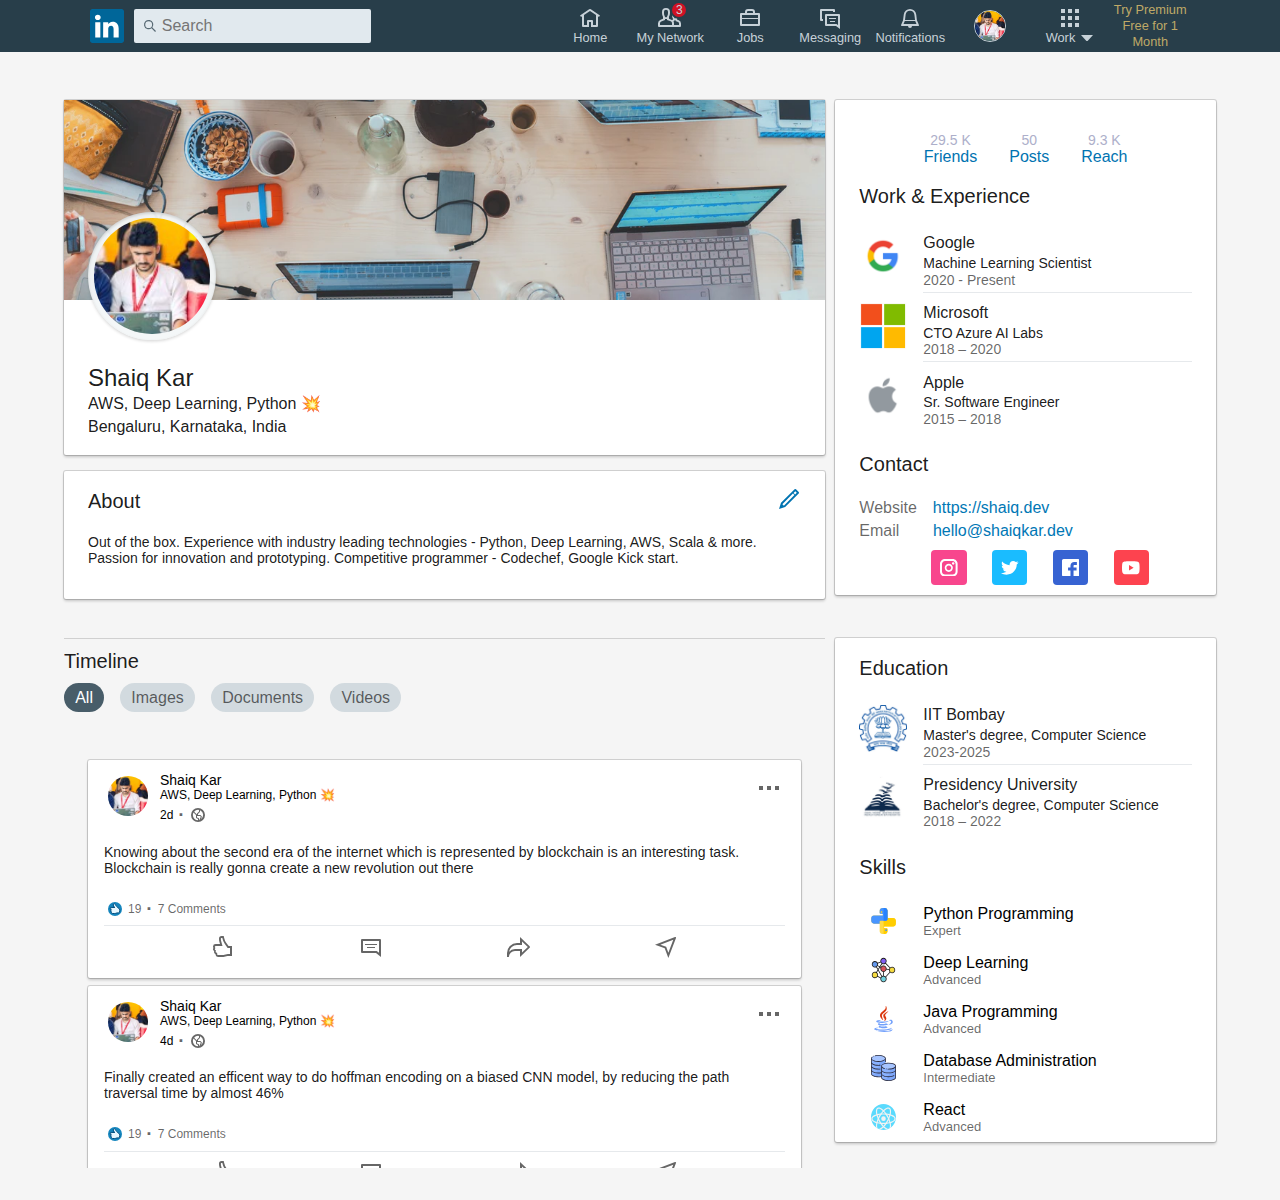
<file: apps/internship/yaarme/Task-6/profile.html>
<!DOCTYPE html>
<html lang="en">
<head>

    <meta charset="UTF-8">
    <meta name="viewport" content="width=device-width, initial-scale=1.0">
    <meta name="theme-color" content="#0077B5">
    <meta name="apple-mobile-web-app-status-bar-style" content="black-translucent">
    <title>Linkedin | Profile</title>

    <!-- favicons -->
    <link rel="icon" type="image/png" sizes="32x32" href="./static/img/favicon-32x32.png">
    <link rel="icon" type="image/png" sizes="16x16" href="./static/img/favicon-16x16.png">

    <!-- Css -->
    <link rel="stylesheet" type="text/css" href="./static/css/styles.css" >
    <link rel="stylesheet" type="text/css" href="./static/css/profile.css" >

</head>

<body>
    
    <header class="header">
        <div class="nav-container">

            <div class="nav-secondary">

                <div class="mobile-only">
                    <a href="#" class="nav-item nav-profile-item" id="sidebar-btn">
                        <img width="50" height="50" alt="shaiq kar" class="nav-profile-img" src="./static/img/nav-profile-icon.jpg">
                        <div class="mobile-nav-badge">
                            <svg height="10px" id="Layer_1" style="enable-background:new 0 0 32 32;" version="1.1" viewBox="0 0 32 32" width="10px" xml:space="preserve" xmlns="http://www.w3.org/2000/svg" xmlns:xlink="http://www.w3.org/1999/xlink"><path d="M4,10h24c1.104,0,2-0.896,2-2s-0.896-2-2-2H4C2.896,6,2,6.896,2,8S2.896,10,4,10z M28,14H4c-1.104,0-2,0.896-2,2  s0.896,2,2,2h24c1.104,0,2-0.896,2-2S29.104,14,28,14z M28,22H4c-1.104,0-2,0.896-2,2s0.896,2,2,2h24c1.104,0,2-0.896,2-2  S29.104,22,28,22z" style="fill: #0077B5"/></svg>
                        </div>
                    </a>
                    <div class="mobile-sidebar" id="sidenav-mobile">
                        <div class="ms-top-sec">
                            <div class="ms-ts-top">
                                <img width="30" height="30" alt="shaiq kar" class="ms-pimg" src="./static/img/nav-profile-icon.jpg" alt="Shaiq Kar">
                                <img src="./static/img/sidebar/moon.svg" class="ms-ts-top-switch" alt="Moon">
                            </div>
                            <div class="ms-ts-bottom">
                                <span>
                                    <span class="text-bold hoverable">Shaiq Iqbal Kar</span></br>
                                    <span class="text-small">+91 7006343764</span>
                                </span>
                                <span class="ms-drop hoverable">
                                    <img src="./static/img/sidebar/arrow.svg" alt="Drop Cap" id="drop-nav-btn">
                                </span>
                            </div>
                        </div>
                        <div class="ms-drop-nav" id="drop-nav">
                            <a href="#" class="ms-drop-item ms-drop-profile">
                                <img alt="shaiq kar" src="./static/img/nav-profile-icon.jpg">
                                <span class="text-bold">Shaiq Iqbal Kar</span>
                            </a>
                            <a href="#" class="ms-drop-item">
                                <img src="./static/img/sidebar/plus.svg" style="width:1.5rem">
                                <span class="text-bold">Add Account</span>
                            </a>
                        </div>
                        <div class="ms-nav">
                            <a class="ms-nav-item">
                                <img src="./static/img/sidebar/users.svg">
                                <span class="text-bold">New Group</span>
                            </a>
                            <a class="ms-nav-item">
                                <img src="./static/img/sidebar/lock.svg">
                                <span class="text-bold">New Secret Chat</span>
                            </a>
                            <a class="ms-nav-item">
                                <img src="./static/img/sidebar/megaphone.svg">
                                <span class="text-bold">New Channel</span>
                            </a>
                            <a class="ms-nav-item">
                                <img src="./static/img/sidebar/user.svg">
                                <span class="text-bold">Contacts</span>
                            </a>
                            <a class="ms-nav-item">
                                <img src="./static/img/sidebar/phone.svg">
                                <span class="text-bold">Calls</span>
                            </a>
                            <a class="ms-nav-item">
                                <img src="./static/img/sidebar/bookmark.svg">
                                <span class="text-bold">Saved Messages</span>
                            </a>
                            <a class="ms-nav-item">
                                <img src="./static/img/sidebar/settings.svg">
                                <span class="text-bold">Settings</span>
                            </a>
                            <span class="ms-nav-break"></span>
                            <a class="ms-nav-item">
                                <img src="./static/img/sidebar/user-plus.svg">
                                <span class="text-bold">Invite Friends</span>
                            </a>
                            <a class="ms-nav-item">
                                <img src="./static/img/sidebar/faq.svg">
                                <span class="text-bold">Linkedin FAQ</span>
                            </a>
                        </div>
                    </div>
                </div>

                <div class="nav-logo">
                    <a href="#">
                        <img src="./static/img/linkedin-icon.svg">
                    </a>
                </div>
                
                <div class="search-holder">
                    <form class="search-form">

                        <div class="search-icon">
                            <svg xmlns="http://www.w3.org/2000/svg" viewBox="0 0 24 24" data-supported-dps="24x24" fill="currentColor" width="24" height="24" focusable="false">
                                <path d="M21 19.67l-5.44-5.44a7 7 0 10-1.33 1.33L19.67 21zm-11-4.54A5.13 5.13 0 1115.13 10 5.13 5.13 0 0110 15.13z"></path>
                            </svg>
                        </div>
                        <input type="text" placeholder="Search" class="search-box">
                    </form>
                </div>

                <div class="mobile-only">
                    <a href="#" class="nav-item ">
                        <svg viewBox="0 0 24 24" width="24px" height="24px" x="0" y="0" preserveAspectRatio="xMinYMin meet" class="nav-icon" focusable="false" xmlns="http://www.w3.org/2000/svg"><path d="M21,8H8A1,1,0,0,0,7,9V19a1,1,0,0,0,1,1H18l4,3V9A1,1,0,0,0,21,8Zm-4,8H12V15h5Zm1-3H11V12h7ZM17,4V6H6A1,1,0,0,0,5,7v8H3a1,1,0,0,1-1-1V4A1,1,0,0,1,3,3H16A1,1,0,0,1,17,4Z" class="pri-item" style="fill-opacity: 1"></path><path d="M21,8H8A1,1,0,0,0,7,9V19a1,1,0,0,0,1,1H18l4,3V9A1,1,0,0,0,21,8ZM20,19.11L18.52,18H9V10H20v9.11ZM12,15h5v1H12V15ZM4,13H5v2H3a1,1,0,0,1-1-1V4A1,1,0,0,1,3,3H16a1,1,0,0,1,1,1V6H15V5H4v8Zm14,0H11V12h7v1Z" class="sec-item" style="fill: #fff"></path></svg>
                    </a>
                </div>
                
            </div>

            <div class="nav-primary hoverable">

                <a href="#" class="nav-item ">
                    <svg viewBox="0 0 24 24" width="24px" height="24px" x="0" y="0" preserveAspectRatio="xMinYMin meet" class="nav-icon" focusable="false" xmlns="http://www.w3.org/2000/svg"><path d="M22,9.45,12.85,3.26A1.52,1.52,0,0,0,12,3a1.49,1.49,0,0,0-.84.26L2,9.45,3.06,11,4,10.37V20a1,1,0,0,0,1,1h5V16h4v5h5a1,1,0,0,0,1-1V10.37l.94.63Z" class="pri-item" style="fill-opacity: 1"></path><path d="M22,9.45L12.85,3.26a1.5,1.5,0,0,0-1.69,0L2,9.45,3.06,11,4,10.37V20a1,1,0,0,0,1,1h6V16h2v5h6a1,1,0,0,0,1-1V10.37L20.94,11ZM18,19H15V15a1,1,0,0,0-1-1H10a1,1,0,0,0-1,1v4H6V8.89l6-4,6,4V19Z" class="sec-item" style="fill: currentColor"></path></svg>
                    <span class="nav-item-id">Home</span>
                </a>
            
                <a href="#" class="nav-item ">
                    <span class="nav-item-badge">3</span>
                    <svg viewBox="0 0 24 24" width="24px" height="24px" x="0" y="0" preserveAspectRatio="xMinYMin meet" class="nav-icon" focusable="false" xmlns="http://www.w3.org/2000/svg"><path d="M16,17.85V20a1,1,0,0,1-1,1H1a1,1,0,0,1-1-1V17.85a4,4,0,0,1,2.55-3.73l2.95-1.2V11.71l-0.73-1.3A6,6,0,0,1,4,7.47V6a4,4,0,0,1,4.39-4A4.12,4.12,0,0,1,12,6.21V7.47a6,6,0,0,1-.77,2.94l-0.73,1.3v1.21l2.95,1.2A4,4,0,0,1,16,17.85Zm4.75-3.65L19,13.53v-1a6,6,0,0,0,1-3.31V9a3,3,0,0,0-6,0V9.18a6,6,0,0,0,.61,2.58A3.61,3.61,0,0,0,16,13a3.62,3.62,0,0,1,2,3.24V21h4a1,1,0,0,0,1-1V17.47A3.5,3.5,0,0,0,20.75,14.2Z" class="pri-item" style="fill-opacity: 1"></path><path d="M20.74,14.2L19,13.54V12.86l0.25-.41A5,5,0,0,0,20,9.82V9a3,3,0,0,0-6,0V9.82a5,5,0,0,0,.75,2.63L15,12.86v0.68l-1,.37a4,4,0,0,0-.58-0.28l-2.45-1V10.83A8,8,0,0,0,12,7V6A4,4,0,0,0,4,6V7a8,8,0,0,0,1,3.86v1.84l-2.45,1A4,4,0,0,0,0,17.35V20a1,1,0,0,0,1,1H22a1,1,0,0,0,1-1V17.47A3.5,3.5,0,0,0,20.74,14.2ZM16,8.75a1,1,0,0,1,2,0v1.44a3,3,0,0,1-.38,1.46l-0.33.6a0.25,0.25,0,0,1-.22.13H16.93a0.25,0.25,0,0,1-.22-0.13l-0.33-.6A3,3,0,0,1,16,10.19V8.75ZM6,5.85a2,2,0,0,1,4,0V7.28a6,6,0,0,1-.71,2.83L9,10.72a1,1,0,0,1-.88.53H7.92A1,1,0,0,1,7,10.72l-0.33-.61A6,6,0,0,1,6,7.28V5.85ZM14,19H2V17.25a2,2,0,0,1,1.26-1.86L7,13.92v-1a3,3,0,0,0,1,.18H8a3,3,0,0,0,1-.18v1l3.72,1.42A2,2,0,0,1,14,17.21V19Zm7,0H16V17.35a4,4,0,0,0-.55-2l1.05-.4V14.07a2,2,0,0,0,.4.05h0.2a2,2,0,0,0,.4-0.05v0.88l2.53,1a1.5,1.5,0,0,1,1,1.4V19Z" class="sec-item" style="fill: currentColor"></path></svg>
                    <span class="nav-item-id">My Network</span>
                </a>
            
                <a href="#" class="nav-item ">
                    <svg viewBox="0 0 24 24" width="24px" height="24px" x="0" y="0" preserveAspectRatio="xMinYMin meet" class="nav-icon" focusable="false" xmlns="http://www.w3.org/2000/svg"><path d="M2,13H22v6a1,1,0,0,1-1,1H3a1,1,0,0,1-1-1V13ZM22,8v4H2V8A1,1,0,0,1,3,7H7V6a3,3,0,0,1,3-3h4a3,3,0,0,1,3,3V7h4A1,1,0,0,1,22,8ZM15,6a1,1,0,0,0-1-1H10A1,1,0,0,0,9,6V7h6V6Z" class="pri-item" style="fill-opacity: 1"></path><path d="M21,7H17V6a3,3,0,0,0-3-3H10A3,3,0,0,0,7,6V7H3A1,1,0,0,0,2,8V19a1,1,0,0,0,1,1H21a1,1,0,0,0,1-1V8A1,1,0,0,0,21,7ZM9,6a1,1,0,0,1,1-1h4a1,1,0,0,1,1,1V7H9V6ZM20,18H4V13H20v5Zm0-6H4V9H20v3Z" class="sec-item" style="fill: currentColor"></path></svg>
                    <span class="nav-item-id">Jobs</span>
                </a>
            
                <a href="#" class="nav-item ">
                    <svg viewBox="0 0 24 24" width="24px" height="24px" x="0" y="0" preserveAspectRatio="xMinYMin meet" class="nav-icon" focusable="false" xmlns="http://www.w3.org/2000/svg"><path d="M21,8H8A1,1,0,0,0,7,9V19a1,1,0,0,0,1,1H18l4,3V9A1,1,0,0,0,21,8Zm-4,8H12V15h5Zm1-3H11V12h7ZM17,4V6H6A1,1,0,0,0,5,7v8H3a1,1,0,0,1-1-1V4A1,1,0,0,1,3,3H16A1,1,0,0,1,17,4Z" class="pri-item" style="fill-opacity: 1"></path><path d="M21,8H8A1,1,0,0,0,7,9V19a1,1,0,0,0,1,1H18l4,3V9A1,1,0,0,0,21,8ZM20,19.11L18.52,18H9V10H20v9.11ZM12,15h5v1H12V15ZM4,13H5v2H3a1,1,0,0,1-1-1V4A1,1,0,0,1,3,3H16a1,1,0,0,1,1,1V6H15V5H4v8Zm14,0H11V12h7v1Z" class="sec-item" style="fill: currentColor"></path></svg>
                    <span class="nav-item-id">Messaging</span>
                </a>
            
                <a href="#" class="nav-item ">
                    <svg viewBox="0 0 24 24" width="24px" height="24px" x="0" y="0" preserveAspectRatio="xMinYMin meet" class="nav-icon" focusable="false" xmlns="http://www.w3.org/2000/svg"><path d="M18.94,14H5.06L5.79,8.44A6.26,6.26,0,0,1,12,3h0a6.26,6.26,0,0,1,6.21,5.44Zm2,5-1.71-4H4.78L3.06,19a0.71,0.71,0,0,0-.06.28,0.75,0.75,0,0,0,.75.76H10a2,2,0,1,0,4,0h6.27A0.74,0.74,0,0,0,20.94,19Z" class="pri-item" style="fill-opacity: 1"></path><path d="M20.94,19L19,14.49s-0.41-3.06-.8-6.06A6.26,6.26,0,0,0,12,3h0A6.26,6.26,0,0,0,5.79,8.44L5,14.49,3.06,19a0.71,0.71,0,0,0-.06.28,0.75,0.75,0,0,0,.75.76H10a2,2,0,1,0,4,0h6.27A0.74,0.74,0,0,0,20.94,19ZM12,4.75h0a4.39,4.39,0,0,1,4.35,3.81c0.28,2.1.56,4.35,0.7,5.44H7L7.65,8.56A4.39,4.39,0,0,1,12,4.75ZM5.52,18l1.3-3H17.18l1.3,3h-13Z" class="sec-item" style="fill: currentColor"></path></svg>
                    <span class="nav-item-id">Notifications</span>
                </a>
            
                <a href="#" class="nav-item nav-profile-item">
                    <img width="30" height="30" alt="shaiq kar" class="nav-profile-img" src="./static/img/nav-profile-icon.jpg">
                </a>
            
                <a href="#" class="nav-item nav-item-work-c">
                    <svg xmlns="http://www.w3.org/2000/svg" viewBox="0 0 24 24" data-supported-dps="24x24" fill="currentColor" width="24" height="24" focusable="false"><path d="M10 10h4v4h-4v-4zm0 11h4v-4h-4v4zm-7-7h4v-4H3v4zm0 7h4v-4H3v4zM3 7h4V3H3v4zm14 7h4v-4h-4v4zm0-11v4h4V3h-4zm-7 4h4V3h-4v4zm7 14h4v-4h-4v4z"></path></svg>
                    <span class="nav-item-id nav-item-work">
                        Work
                        <svg xmlns="http://www.w3.org/2000/svg" viewBox="0 0 16 16" data-supported-dps="16x16" fill="currentColor" width="16" height="16" focusable="false">
                            <path d="M8.8 10.66L14 5.12a.07.07 0 00-.07-.12H2.07a.07.07 0 00-.07.12l5.2 5.54a1.1 1.1 0 001.6 0z"></path>
                        </svg>
                    </span>
                </a>
            
                <a href="#" class="nav-item">
                    <span class="nav-item-id nav-item-premium">Try Premium Free for 1 Month</span>
                </a>
                
            </div>  
        </div>
    </header>
    <!-- Mobile Bottom Menu -->
    <div class="mobile-only">
        <div class="mobile-menu ">
            <a class="mobile-nav-item hoverable">
                <svg viewBox="0 0 24 24" width="24px" height="24px" x="0" y="0" preserveAspectRatio="xMinYMin meet" class="nav-icon" focusable="false" xmlns="http://www.w3.org/2000/svg"><path d="M22,9.45,12.85,3.26A1.52,1.52,0,0,0,12,3a1.49,1.49,0,0,0-.84.26L2,9.45,3.06,11,4,10.37V20a1,1,0,0,0,1,1h5V16h4v5h5a1,1,0,0,0,1-1V10.37l.94.63Z" class="active-nav" style="fill-opacity: 1"></path><path d="M22,9.45L12.85,3.26a1.5,1.5,0,0,0-1.69,0L2,9.45,3.06,11,4,10.37V20a1,1,0,0,0,1,1h6V16h2v5h6a1,1,0,0,0,1-1V10.37L20.94,11ZM18,19H15V15a1,1,0,0,0-1-1H10a1,1,0,0,0-1,1v4H6V8.89l6-4,6,4V19Z" class="active-nav" style="fill: currentColor"></path></svg>
            </a>
            <a class="mobile-nav-item hoverable">
                <svg viewBox="0 0 24 24" width="24px" height="24px" x="0" y="0" preserveAspectRatio="xMinYMin meet" class="nav-icon" focusable="false" xmlns="http://www.w3.org/2000/svg"><path d="M16,17.85V20a1,1,0,0,1-1,1H1a1,1,0,0,1-1-1V17.85a4,4,0,0,1,2.55-3.73l2.95-1.2V11.71l-0.73-1.3A6,6,0,0,1,4,7.47V6a4,4,0,0,1,4.39-4A4.12,4.12,0,0,1,12,6.21V7.47a6,6,0,0,1-.77,2.94l-0.73,1.3v1.21l2.95,1.2A4,4,0,0,1,16,17.85Zm4.75-3.65L19,13.53v-1a6,6,0,0,0,1-3.31V9a3,3,0,0,0-6,0V9.18a6,6,0,0,0,.61,2.58A3.61,3.61,0,0,0,16,13a3.62,3.62,0,0,1,2,3.24V21h4a1,1,0,0,0,1-1V17.47A3.5,3.5,0,0,0,20.75,14.2Z" class="m-pri-item" style="fill-opacity: 1"></path><path d="M20.74,14.2L19,13.54V12.86l0.25-.41A5,5,0,0,0,20,9.82V9a3,3,0,0,0-6,0V9.82a5,5,0,0,0,.75,2.63L15,12.86v0.68l-1,.37a4,4,0,0,0-.58-0.28l-2.45-1V10.83A8,8,0,0,0,12,7V6A4,4,0,0,0,4,6V7a8,8,0,0,0,1,3.86v1.84l-2.45,1A4,4,0,0,0,0,17.35V20a1,1,0,0,0,1,1H22a1,1,0,0,0,1-1V17.47A3.5,3.5,0,0,0,20.74,14.2ZM16,8.75a1,1,0,0,1,2,0v1.44a3,3,0,0,1-.38,1.46l-0.33.6a0.25,0.25,0,0,1-.22.13H16.93a0.25,0.25,0,0,1-.22-0.13l-0.33-.6A3,3,0,0,1,16,10.19V8.75ZM6,5.85a2,2,0,0,1,4,0V7.28a6,6,0,0,1-.71,2.83L9,10.72a1,1,0,0,1-.88.53H7.92A1,1,0,0,1,7,10.72l-0.33-.61A6,6,0,0,1,6,7.28V5.85ZM14,19H2V17.25a2,2,0,0,1,1.26-1.86L7,13.92v-1a3,3,0,0,0,1,.18H8a3,3,0,0,0,1-.18v1l3.72,1.42A2,2,0,0,1,14,17.21V19Zm7,0H16V17.35a4,4,0,0,0-.55-2l1.05-.4V14.07a2,2,0,0,0,.4.05h0.2a2,2,0,0,0,.4-0.05v0.88l2.53,1a1.5,1.5,0,0,1,1,1.4V19Z" class="m-sec-item" style="fill: currentColor"></path></svg>
            </a>
            <a class="mobile-nav-item hoverable">
                <svg xmlns="http://www.w3.org/2000/svg" viewBox="0 0 24 24" data-supported-dps="24x24" fill="currentColor" width="24" height="24" focusable="false"><path d="M17 13.75l2-2V20a1 1 0 01-1 1H4a1 1 0 01-1-1V6a1 1 0 011-1h8.25l-2 2H5v12h12v-5.25zm5-8a1 1 0 01-.29.74L13.15 15 7 17l2-6.15 8.55-8.55a1 1 0 011.41 0L21.71 5a1 1 0 01.29.71zm-4.07 1.83l-1.5-1.5-6.06 6.06 1.5 1.5zm1.84-1.84l-1.5-1.5-1.18 1.17 1.5 1.5z" class="m-sec-item"></path></svg>
            </a>
            <a class="mobile-nav-item hoverable">
                <svg viewBox="0 0 24 24" width="24px" height="24px" x="0" y="0" preserveAspectRatio="xMinYMin meet" class="nav-icon" focusable="false" xmlns="http://www.w3.org/2000/svg"><path d="M18.94,14H5.06L5.79,8.44A6.26,6.26,0,0,1,12,3h0a6.26,6.26,0,0,1,6.21,5.44Zm2,5-1.71-4H4.78L3.06,19a0.71,0.71,0,0,0-.06.28,0.75,0.75,0,0,0,.75.76H10a2,2,0,1,0,4,0h6.27A0.74,0.74,0,0,0,20.94,19Z" class="m-pri-item" style="fill-opacity: 1"></path><path d="M20.94,19L19,14.49s-0.41-3.06-.8-6.06A6.26,6.26,0,0,0,12,3h0A6.26,6.26,0,0,0,5.79,8.44L5,14.49,3.06,19a0.71,0.71,0,0,0-.06.28,0.75,0.75,0,0,0,.75.76H10a2,2,0,1,0,4,0h6.27A0.74,0.74,0,0,0,20.94,19ZM12,4.75h0a4.39,4.39,0,0,1,4.35,3.81c0.28,2.1.56,4.35,0.7,5.44H7L7.65,8.56A4.39,4.39,0,0,1,12,4.75ZM5.52,18l1.3-3H17.18l1.3,3h-13Z" class="m-sec-item" style="fill: currentColor"></path></svg>      
            </a>
            <a class="mobile-nav-item hoverable">
                <svg viewBox="0 0 24 24" width="24px" height="24px" x="0" y="0" preserveAspectRatio="xMinYMin meet" class="nav-icon" focusable="false" xmlns="http://www.w3.org/2000/svg"><path d="M2,13H22v6a1,1,0,0,1-1,1H3a1,1,0,0,1-1-1V13ZM22,8v4H2V8A1,1,0,0,1,3,7H7V6a3,3,0,0,1,3-3h4a3,3,0,0,1,3,3V7h4A1,1,0,0,1,22,8ZM15,6a1,1,0,0,0-1-1H10A1,1,0,0,0,9,6V7h6V6Z" class="m-pri-item" style="fill-opacity: 1"></path><path d="M21,7H17V6a3,3,0,0,0-3-3H10A3,3,0,0,0,7,6V7H3A1,1,0,0,0,2,8V19a1,1,0,0,0,1,1H21a1,1,0,0,0,1-1V8A1,1,0,0,0,21,7ZM9,6a1,1,0,0,1,1-1h4a1,1,0,0,1,1,1V7H9V6ZM20,18H4V13H20v5Zm0-6H4V9H20v3Z" class="m-sec-item" style="fill: currentColor"></path></svg>     
            </a>
        </div>
    </div>
    <!-- /Mobile Menu -->

    <main class="app">

        <div class="profile-container">

           <div class="p-lsec flex flex-c">
               <div class="p-lsec-h flex flex-c">
                    <div class="pl-header-bg">
                        <div class="pl-header-bg-pimg flex align-centre">
                            <img src="./static/img/nav-profile-icon.jpg" class="round">
                        </div>
                    </div>
                    <div class="pl-info flex flex-c">
                        <h1>Shaiq Kar</h1>
                        <p>AWS, Deep Learning, Python 💥</p>
                        <p>Bengaluru, Karnataka, India</p>
                    </div>
                </div>
               <div class="about-me-sec">
                    <div class="p-lsec-h psp flex flex-c">
                        <h2 class="t-head flex">About
                            <span class="hover edit-btn"> 
                                <svg xmlns="http://www.w3.org/2000/svg" viewBox="0 0 24 24" data-supported-dps="24x24" fill="currentColor" width="24" height="24" focusable="false">
                                    <path d="M21.71 5L19 2.29a1 1 0 00-.71-.29 1 1 0 00-.7.29L4 15.85 2 22l6.15-2L21.71 6.45a1 1 0 00.29-.74 1 1 0 00-.29-.71zM6.87 18.64l-1.5-1.5L15.92 6.57l1.5 1.5zM18.09 7.41l-1.5-1.5 1.67-1.67 1.5 1.5z"></path>
                                </svg>
                            </span>
                        </h2>
                        <p class="m1 t-sm">
                            Out of the box. Experience with industry leading technologies - Python, Deep Learning, AWS, Scala & more. 
                            Passion for innovation and prototyping. Competitive programmer - Codechef, Google Kick start.
                        </p>
                    </div>
               </div>

           </div>

           <div class="p-rsec">
                <div class="p-lsec-h flex flex-c psm">
                    <div class="u-info">
                        <ul class="user-info">
                            <li>
                                29.5 K
                                <span>Friends</span>
                            </li>
                            <li>
                                50 
                                <span>Posts</span>
                            </li>
                            <li>
                                9.3 K 
                                <span>Reach</span>
                            </li>
                        </ul>
                    </div>
                    <span class="t-head m1">Work & Experience</span>
                    <ul class="edu flex flex-c hover">
                        <li class="edu-sc flex">
                            <div class="edu-img">
                                <img src="./static/img/work1.png">
                            </div>
                            <div class="edu-details flex flex-c">
                                <span class="t-head-sm">Google</span>
                                <span class="t-sm">Machine Learning Scientist</span>
                                <span class="t-sm t-m">2020 - Present</span>                                    
                            </div>
                        </li>
                        <li class="edu-sc flex">
                            <div class="edu-img">
                                <img src="./static/img/work2.png">
                            </div>
                            <div class="edu-details flex flex-c">
                                <span class="t-head-sm">Microsoft</span>
                                <span class="t-sm">CTO Azure AI Labs</span>
                                <span class="t-sm t-m">2018 – 2020</span>                                    
                            </div>
                        </li>
                        <li class="edu-sc flex">
                            <div class="edu-img">
                                <img src="./static/img/work3.png">
                            </div>
                            <div class="edu-details flex flex-c">
                                <span class="t-head-sm">Apple</span>
                                <span class="t-sm">Sr. Software Engineer</span>
                                <span class="t-sm t-m">2015 – 2018</span>                                    
                            </div>
                        </li>
                    </ul>
                    <div class="p-contact flex flex-c">
                        <span class="dib m1 t-head">Contact</span>
                        <span class="flex t-m" style="padding-top: 0.3rem;">Website<a href="http://linkedin.com/in/shaiqkar"  style="color: #0077B5;margin-left: 1rem;">https://shaiq.dev</a></span>
                        <span class="flex t-m" style="padding-top: 0.3rem;">Email<a href="mailto:shaiqkar@gmail.com"  style="color: #0077B5;margin-left: 2.1rem;">hello@shaiqkar.dev</a></span>
                        <ul class="social-icons flex m2"> 
                            <li>
                                <a href="#" class="ig">
                                    <svg viewBox="0 0 100 100" preserveAspectRatio="xMinYMin meet" fill="currentColor">
                                        <path d="M72.402,0H27.595C12.379,0,0,12.381,0,27.597v44.809C0,87.619,12.379,100,27.595,100h44.807C87.621,100,100,87.619,100,72.406V27.597C100,12.381,87.621,0,72.402,0z M88.691,71.078c0,9.711-7.902,17.613-17.615,17.613H28.923c-9.712,0-17.613-7.902-17.613-17.613V28.926c0-9.715,7.901-17.618,17.613-17.618h42.153c9.713,0,17.615,7.903,17.615,17.618V71.078z M50.001,26.779c-12.804,0-23.22,10.426-23.22,23.22c0,12.804,10.416,23.22,23.22,23.22c12.801,0,23.217-10.416,23.217-23.22C73.219,37.205,62.803,26.779,50.001,26.779z M50.001,63.689c-7.548,0-13.688-6.139-13.688-13.691c0-7.545,6.14-13.684,13.688-13.684c7.545,0,13.686,6.139,13.686,13.684C63.688,57.551,57.547,63.689,50.001,63.689z M75.658,17.864c-1.711,0-4.383,0.724-5.711,2.056c-1.332,1.328-2.098,3.178-2.098,5.065c0,1.882,0.766,3.727,2.098,5.063c1.326,1.325,3.172,2.098,5.051,2.098c1.885,0,3.723-0.772,5.055-2.098c1.332-1.336,2.094-3.184,2.094-5.063c0-1.888-0.762-3.737-2.094-5.065C78.729,18.587,77.373,17.864,75.658,17.864z"></path>
                                    </svg>
                                </a>
                            </li>
                            <li>
                                <a href="#" class="tw">
                                    <svg  viewBox="0 0 18 18" preserveAspectRatio="xMinYMin meet" fill="currentColor">
                                        <path d="M18,3.617c-0.675,0.322-1.351,0.43-2.139,0.537c0.788-0.43,1.351-1.076,1.576-1.937c-0.675,0.43-1.463,0.646-2.362,0.861C14.399,2.431,13.388,2,12.375,2c-1.912,0-3.601,1.617-3.601,3.554c0,0.323,0,0.538,0.113,0.754C5.851,6.2,3.038,4.8,1.238,2.646C0.9,3.185,0.788,3.724,0.788,4.478c0,1.184,0.675,2.261,1.688,2.907c-0.563,0-1.125-0.216-1.688-0.431l0,0c0,1.723,1.237,3.122,2.925,3.446c-0.338,0.107-0.675,0.107-1.013,0.107c-0.225,0-0.45,0-0.675-0.107c0.45,1.399,1.8,2.476,3.487,2.476C4.274,13.846,2.7,14.384,0.9,14.384c-0.338,0-0.563,0-0.9,0C1.688,15.354,3.601,16,5.625,16c6.75,0,10.462-5.385,10.462-10.015c0-0.108,0-0.323,0-0.431C16.875,5.016,17.549,4.371,18,3.617z"></path>
                                    </svg>
                                </a>
                            </li>
                            <li>
                                <a href="#" class="fb">
                                    <svg  viewBox="0 0 18 18" preserveAspectRatio="xMinYMin meet" fill="currentColor">
                                        <path d="M16.313,18h-4.504v-6.192h3.087V8.671h-3.087V7.135V6.831V6.814l0,0c0.01-0.328,0.277-0.591,0.607-0.591h0.067h1.113h1.62V3.086h-2.733l0,0l-0.009,0.018h-0.092c-2.051,0-3.712,1.661-3.712,3.711v0.911v0.945H6.191v3.137h2.479V18H1.687C0.755,18,0,17.242,0,16.313V1.686C0,0.754,0.755,0,1.687,0h14.626C17.244,0,18,0.754,18,1.686v14.627C18,17.242,17.244,18,16.313,18z"></path>
                                    </svg>
                                </a>
                            </li>
                            <li>
                                <a href="#" class="yt">
                                    <svg viewBox="0 0 100 100" preserveAspectRatio="xMinYMin meet" fill="currentColor">
                                        <path d="M97.911,24.557c-1.149-4.549-4.538-8.13-8.842-9.347C81.271,13,49.999,13,49.999,13s-31.271,0-39.07,2.21c-4.302,1.216-7.69,4.798-8.84,9.347C0,32.8,0,50.001,0,50.001s0,17.2,2.089,25.443c1.15,4.549,4.538,8.132,8.84,9.348C18.729,87,49.999,87,49.999,87s31.271,0,39.07-2.208c4.304-1.216,7.692-4.799,8.842-9.348C100,67.201,100,50.001,100,50.001S100,32.8,97.911,24.557z M39.999,65.858V34.144L65.98,50.001L39.999,65.858z"></path>
                                    </svg>
                                </a>
                            </li>
                        </ul>
                    </div>
                </div>
           </div>

           <div class="acheivements flex flex-c" >
                <div class="p-lsec-h flex flex-c psm">
                    <span class="t-head m1">Education</span>
                    <ul class="edu flex flex-c hover">
                        <li class="edu-sc flex">
                            <div class="edu-img">
                                <img src="./static/img/edu2.png">
                            </div>
                            <div class="edu-details flex flex-c">
                                <span class="t-head-sm">IIT Bombay</span>
                                <span class="t-sm">Master's degree, Computer Science</span>
                                <span class="t-sm t-m">2023-2025</span>                                    
                            </div>
                        </li>
                        <li class="edu-sc flex">
                            <div class="edu-img">
                                <img src="./static/img/edu1.png">
                            </div>
                            <div class="edu-details flex flex-c">
                                <span class="t-head-sm">Presidency University</span>
                                <span class="t-sm">Bachelor's degree, Computer Science</span>
                                <span class="t-sm t-m">2018 – 2022</span>                                    
                            </div>
                        </li>
                    </ul>
                    <span class="t-head m1">Skills</span>
                    <ul class="skills flex flex-c hover">
                        <li class="skill flex align-centre">
                            <div class="skill-img flex align-centre">
                                <img src="./static/img/python.svg">
                            </div>
                            <div class="skill-desc flex flex-c">
                                <span>Python Programming</span>
                                <span class="t-m">Expert</span>
                            </div>
                        </li>
                        <li class="skill flex align-centre">
                            <div class="skill-img flex align-centre">
                                <img src="./static/img/ml.svg">
                            </div>
                            <div class="skill-desc flex flex-c">
                                <span>Deep Learning</span>
                                <span class="t-m">Advanced</span>
                            </div>
                        </li>
                        <li class="skill flex align-centre">
                            <div class="skill-img flex align-centre">
                                <img src="./static/img/java.svg">
                            </div>
                            <div class="skill-desc flex flex-c">
                                <span>Java Programming</span>
                                <span class="t-m">Advanced</span>
                            </div>
                        </li>
                        <li class="skill flex align-centre">
                            <div class="skill-img flex align-centre">
                                <img src="./static/img/database.svg">
                            </div>
                            <div class="skill-desc flex flex-c">
                                <span>Database Administration</span>
                                <span class="t-m">Intermediate</span>
                            </div>
                        </li>
                        <li class="skill flex align-centre">
                            <div class="skill-img flex align-centre">
                                <img src="./static/img/react.svg">
                            </div>
                            <div class="skill-desc flex flex-c">
                                <span>React</span>
                                <span class="t-m">Advanced</span>
                            </div>
                        </li>
                    </ul>
                </div>
           </div>

           <div class="user-posts" style="overflow: hidden;">
                <div class="user-post-container flex flex-c">
                    <div class="up-header flex flex-c">
                        <h3 class="t-head">Timeline</h3>
                        <ul class="up-types">
                            <li class="up-t-active">All</li>
                            <li>Images</li>
                            <li>Documents</li>
                            <li>Videos</li>
                        </ul>
                    </div>

                    <div class="user-post-box">
                        <div class="up-container flex flex-c">
                            
                            <div class="post-card post-card-type-2">
        
                                <div class="post-body">
                                    <div class="post-body-header">
                                        <div class="post-icon ">
                                            <img width="48" loading="lazy" height="48" alt="IBM Systems" src="./static/img/nav-profile-icon.jpg" class="post-t2-round-icon">
                                        </div>
                                        <div class="post-body-header-info">
                                            <span><span class="text-bold hoverable" style="font-size: 14px;">Shaiq Kar</span></span>
                                            <Span>AWS, Deep Learning, Python 💥</Span>
                                            <span class="post-type-2-status">2d 
                                                <span class="dot-sep margin-min"></span>
                                                <img src="./static/img/world.svg" alt="public" class="hoverable">
                                            </span>
                                        </div>
                                        <span class="post-type-2-3dots ph-dotsMenu hoverable">
                                            <svg xmlns="http://www.w3.org/2000/svg" viewBox="0 0 24 24" data-supported-dps="24x24" fill="currentColor" width="24" height="24" focusable="false"><path d="M2 10h4v4H2v-4zm8 4h4v-4h-4v4zm8-4v4h4v-4h-4z"></path></svg>
                                        </span>
                                    </div>
                                    <div class="post-text">
                                        Knowing about the second era of the internet which is represented by blockchain is an interesting task.
                                        Blockchain is really gonna create a new revolution out there
                                    </div>
                                </div>
                
                                <div class="post-footer">
                                    <div class="post-reactions">
                                        <img src="./static/img/thumb.svg" alt="Thumbs Up">
                                        <span class="hoverable-blue">19</span>
                                        <span class="dot-sep"></span>
                                        <span class="hoverable-blue post-comments">7 Comments</span>
                                    </div>
                                    <div class="post-share text-bold">
                                        <a href="#">
                                            <img src="./static/img/like.svg" alt="like">
                                            <!-- <span>Like</span> -->
                                        </a>
                                        <a href="#">
                                            <img src="./static/img/comment.svg" alt="comment">
                                            <!-- <span>Comment</span> -->
                                        </a>
                                        <a href="#">
                                            <img src="./static/img/share.svg" alt="share">
                                            <!-- <span>Share</span> -->
                                        </a>
                                        <a href="#">
                                            <img src="./static/img/send.svg" alt="send">
                                            <!-- <span>Send</span> -->
                                        </a>
                                    </div>
                                </div>
                
                            </div>
                            <div class="post-card post-card-type-2">
        
                                <div class="post-body">
                                    <div class="post-body-header">
                                        <div class="post-icon ">
                                            <img width="48" loading="lazy" height="48" alt="IBM Systems" src="./static/img/nav-profile-icon.jpg" class="post-t2-round-icon">
                                        </div>
                                        <div class="post-body-header-info">
                                            <span><span class="text-bold hoverable" style="font-size: 14px;">Shaiq Kar</span></span>
                                            <Span>AWS, Deep Learning, Python 💥</Span>
                                            <span class="post-type-2-status">4d 
                                                <span class="dot-sep margin-min"></span>
                                                <img src="./static/img/world.svg" alt="public" class="hoverable">
                                            </span>
                                        </div>
                                        <span class="post-type-2-3dots ph-dotsMenu hoverable">
                                            <svg xmlns="http://www.w3.org/2000/svg" viewBox="0 0 24 24" data-supported-dps="24x24" fill="currentColor" width="24" height="24" focusable="false"><path d="M2 10h4v4H2v-4zm8 4h4v-4h-4v4zm8-4v4h4v-4h-4z"></path></svg>
                                        </span>
                                    </div>
                                    <div class="post-text">
                                        Finally created an efficent way to do hoffman encoding on a biased CNN model, by reducing the path traversal
                                        time by almost 46%
                                    </div>
                                </div>
                
                                <div class="post-footer">
                                    <div class="post-reactions">
                                        <img src="./static/img/thumb.svg" alt="Thumbs Up">
                                        <span class="hoverable-blue">19</span>
                                        <span class="dot-sep"></span>
                                        <span class="hoverable-blue post-comments">7 Comments</span>
                                    </div>
                                    <div class="post-share text-bold">
                                        <a href="#">
                                            <img src="./static/img/like.svg" alt="like">
                                            <!-- <span>Like</span> -->
                                        </a>
                                        <a href="#">
                                            <img src="./static/img/comment.svg" alt="comment">
                                            <!-- <span>Comment</span> -->
                                        </a>
                                        <a href="#">
                                            <img src="./static/img/share.svg" alt="share">
                                            <!-- <span>Share</span> -->
                                        </a>
                                        <a href="#">
                                            <img src="./static/img/send.svg" alt="send">
                                            <!-- <span>Send</span> -->
                                        </a>
                                    </div>
                                </div>
                
                            </div>
                            <div class="post-card">
                                <div class="post-body">
                                    <div class="post-body-header">
                                        <div class="post-icon">
                                            <img width="48" loading="lazy" height="48" alt="IBM Systems" src="./static/img/nav-profile-icon.jpg">
                                        </div>
                                        <div class="post-body-header-info">
                                            <span class="text-bold hoverable" style="font-size: 14px;">Shaiq Kar</span>
                                            <Span>AWS, Deep Learning, Python 💥</Span>
                                            <span class="post-type-2-status">5d 
                                                <span class="dot-sep margin-min"></span>
                                                <img src="./static/img/world.svg" alt="public" class="hoverable">
                                            </span>
                                        </div>
                                    </div>
                                    <div class="post-text">
                                        Before you can transform your business, you need IT infrastructure built for hybrid multicloud.Unlock the potential of your hybrid cloud infrastructure,
                                        <span hidden id="hiddenText">by harnessing the power of the right hybrid multicloud strategy, you can maintain stability even during the biggest disruptions.</span>
                                        <span id="toggleText" onclick="toggleTextVisibility()" class="hoverable-blue">...see more</span>
                                    </div>
                                </div>
                
                                <div class="post-thumb">
                                    <img loading="lazy" alt="IBM infrastructure" src="./static/img/post-thum-ibm.jpg">
                                </div>
                
                                <div class="post-footer">
                                    <div class="post-reactions">
                                        <img src="./static/img/thumb.svg" alt="Thumbs Up">
                                        <img src="./static/img/heart.svg" alt="Heart">
                                        <img src="./static/img/bulb.svg" alt="Idea">
                                        <span class="hoverable-blue">1,864</span>
                                        <span class="dot-sep"></span>
                                        <span class="hoverable-blue post-comments">17 Comments</span>
                                    </div>
                                    <div class="post-share text-bold">
                                        <a href="#">
                                            <img src="./static/img/like.svg" alt="like">
                                            <!-- <span>Like</span> -->
                                        </a>
                                        <a href="#">
                                            <img src="./static/img/comment.svg" alt="comment">
                                            <!-- <span>Comment</span> -->
                                        </a>
                                        <a href="#">
                                            <img src="./static/img/share.svg" alt="share">
                                            <!-- <span>Share</span> -->
                                        </a>
                                        <a href="#">
                                            <img src="./static/img/send.svg" alt="send">
                                            <!-- <span>Send</span> -->
                                        </a>
                                    </div>
                                </div>
                
                            </div>
                           
                        </div>
                    </div>

                </div>
           </div>

        </div>

    </main>

    <!-- Scripts -->
    <script type="text/javascript" src="./static/js/app.js"></script>

</body>

</html>
</file>
<file: static/styles.css>
@import url('https://fonts.googleapis.com/css2?family=Poppins&display=swap');

* {
    margin: 0;
    padding: 0;
}

a {
    text-decoration: none;
    color: inherit;
}

body {
    font-size: 16px;
    font-family: 'Poppins', sans-serif;
}
.container {
    display: flex;
    flex-direction: column;
    height: 100vh;
    width: 100%;
    background: rgb(255,60,0);
    align-items: center;
    justify-content: center;
}

.holder h1 {
    font-size: 128px;
    font-weight: 700;
}

.holder h3 a {
    padding-bottom: 8px;
    border-bottom: 2px solid #fff;
}

.holder h3 a:hover {
    padding-bottom: 6px;
    cursor: pointer;
}
</file>
<file: apps/internship/yaarme/task-3/CSS/style.css>
@font-face{
    src: url("../Lato/Lato-Regular.ttf");
    font-family: myFont;
}
@font-face{
    src: url("../Lato/Lato-Bold.ttf");
    font-family: myFont;
    font-weight: bold;
}
*{
    padding: 0;
    margin: 0;
    outline: none;
    box-sizing: border-box;
    text-decoration: none;
    font-family: myFont;
}
body{
    background-color: whitesmoke;
}
.main-navbar-wrap{
    background-color: #283e4a;
    font-size: 1.15em;
    position: fixed;
    width: 100%;
    z-index: 3;
}
.main-navbar{
    width: 75%;
    margin: auto;
    display: flex;
    justify-content: space-between;
    align-items: center;
}
.icon{
    width: 2.75em;
    height: 2.75em;
    background-size: 2.4em;
    background-position: center;
    background-repeat: no-repeat;
    cursor: pointer;
    display: block;
}
.i-logo {
    background-image: url("./img/linkedin-icon.svg");
    background-size: 2em;
}
.input-wrap{
    display: flex;
    justify-content: space-between;
    align-items: center;
    border-radius: 3px;
    background-color: whitesmoke;
    margin-left: 0.25em;
    width: 23%;
    margin-right: auto;
}
.search-bar{
    padding: 0.7em;
    padding-left: 0em;
    border: none;
    border-radius: 3px;
    background-color: whitesmoke;
    width: 90%;
}
.search-icon{
    width: 1.5em;
    height: 1.5em;
    background-image: url("./img/search.svg");
    background-size: 0.75em;
}
.nav-icons{
    display: flex;
    justify-content: space-evenly;
    align-items: center;
    width: 60%;
}
.nav-icons .icon{
    opacity: 0.85;
    border-top: 2px solid transparent;
    border-bottom: 2px solid transparent;
}
.nav-icons .icon:hover{
    opacity: 1;
}
.home-icon{
    background-image: url("./img/home.svg");
    background-size: 1.2em;
    filter: invert(1);
}
.user-icon{
    background-image: url("./img/network.svg");
    filter: invert(1);
    background-size: 1.2em;
}
.suit-icon{
    background-image: url("./img/jobs.svg");
    background-size: 1.25em;
    filter: invert(1);
}
.chat-icon{
    background-image: url("./img/message.svg");
    background-size: 1.5em;
    filter: invert(1);
}
.notify-icon{
    background-image: url("./img/notifications.svg");
    background-size: 1.5em;
    filter: invert(1);
}
.me-icon {
    display: flex;
    align-items: center;
}
.me-icon img{
   
    border-radius: 50%;
    width: 2em;
    /* height: 100%; */
  
}
.menu-icon{
    background-image: url("./img/work.svg");
    background-size: 1.1em;
    filter: invert(1);
}
.add-icon{
    background-image: url("./img/add.svg");
    background-size: 1.25em;
    filter: invert(1);
}
.active{
    border-bottom-color: black !important;
    opacity: 1 !important;
}
.active-icon{
    border-top-color: #0073b1 !important;
    opacity: 1 !important;
}
.work-icon{
    display: flex;
    justify-content: center;
    align-items: center;
    flex-direction: column;
    cursor: pointer;
}
.work{
    height: 1.5em;
    height: 1.5em;
    background-image: url("./img/work.svg");
    filter: invert(1);
    background-size: 1.25em;
}
.work-cont{
    font-size: 0.6em;
    color: white;
    letter-spacing: 1px;
    display: flex;
    justify-content: space-between;
    align-items: center;
}
.work-cont::after{
    content: '';
    border-left: 4.5px solid transparent;
    border-right: 4.5px solid transparent;
    border-top: 5px solid white;
    margin-left: 0.5em;
}
.premium{
    width: 15%;
    font-size: 0.6em;
    text-align: center;
    color: rgb(247, 236, 179);
}
.premium:hover{
    text-decoration: underline;
}
.mobile-header{
    display: none;
    background-color: #0073b1;
    position: fixed;
    top: 0;
    left: 0;
    width: 100%;
    padding: 0.25em 0em;
    justify-content: space-between;
    align-items: center;
}
.mobile-header .input-wrap{
    flex: 1;
}
.mobile-header .search-bar{
    width: 95%;
    padding: 0.5em;
    font-size: 0.9em;
}
.qrcode-icon{
    width: 1.5em;
    height: 1.5em;
    background-size: 1.25em;
    margin-right: 0.35em;
    opacity: 0.75;
    background-image: url("./img/qrcode.svg");
}
.mobile-nav-bar{
    display: none;
    background-color: white;
    position: fixed;
    bottom: 0;
    left: 0;
    border-top: 1px solid #bbb;
    width: 100%;
}
.mobile-nav-bar .nav-icons{
    width: 100%;
}
/* .mobile-nav-bar .icon,
.mobile-nav-bar .user-icon{
    filter: unset;
} */
/* .mobile-nav-bar .suit-icon,
.mobile-nav-bar .notify-icon{
    filter: invert(1);
} */
.mobile-nav-bar .icon{
    filter: unset !important;
} 
.container-wrap{
    padding: 1em;
    width: 100%;
}
.container{
    width: 75%;  
    display: flex;
    justify-content: space-between;
    margin: auto;
    margin-top: 3.5em; 
}
.left-bar{
    width: 20%;
    padding: 1em;
    background-color: white;
}
.main-content{
    width: 45%;
}
.right-bar{
    width: 30%;
    padding: 1em;
    background-color: white;
}
.card{
    background-color: white;
    border: 1px solid rgb(194, 194, 194);
    box-shadow: 0px 1px 2px 1px #ddd;
    margin-bottom: 1em;
    position: relative;
}
.card-header{
    padding: 0.5em 1em;
    display: flex;
    justify-content: space-between;
    align-items: center;
    font-size: 0.8em;
    border-bottom: 1px solid #ddd;
}
.more-icon{
    width: 2em;
    height: 2em;
    background-image: url("img/more.svg");
    background-size: 1.5em;
    border-radius: 50%;
}
.more-icon:hover{
    background-color: #dddddd;
}
.follow-conn{
    display: flex;
    justify-content: space-between;
    align-items: center;
    padding: 0em 1em;
    margin-top: 1em;
}
.follow-icon{
    width: 3.25em;
    height: 3.25em;
}
.users{
    width: 2.75em;
    height: 2.75em;
}
.top-corner{
    position: absolute;
    top: 0.25em;
    right: 0.5em;
    background-size: 1.15em;
}
.conn-name{
    display: flex;
    flex-direction: column;
    margin-left: 0.5em;
    margin-right: auto;
    font-size: 1em;
    width: 48%;
}
.name-info{
    margin-left: 0.25em;
    font-weight: normal;
    color: gray;
    letter-spacing: 1px;
    font-size: 0.85em !important;
}
.conn-name span:nth-child(2),
.conn-name span:nth-child(3){
    font-size: 0.75em;
    margin-top: 0.15em;
    color: gray;
}
.conn-name span:nth-child(3){
    display: flex;
    justify-content: flex-start;
    align-items: center;
}
.conn-name span:nth-child(3) .icon{
    font-size: 0.5em;
    margin-left: 0.25em;
}
.globe-icon{
    background-image: url("./img/world.svg");
}
.follow{
    padding: 0.5em 0.85em;
    background-color: white;
    font-size: 0.95em;
    border: none;
    color: #0073b1;
    letter-spacing: 1px;
    font-weight: bold;
    transition: 0.3s;
    border-radius: 3px;
    cursor: pointer;
}
.follow:hover{
    background-color: #f1faff;
}
.content{
    text-align: justify;
    font-size: 0.85em;
    margin-top: 0.75em;
    padding: 0em 1em;
}
.see-more{
    color: gray;
    padding-left: 0.5em;
    cursor: pointer;
}
.see-more:hover{
    text-decoration: underline;
}
.card-image{
    margin-top: 1em;
    width: 100%;
}
.website-link{
    display: flex;
    justify-content: space-between;
    align-items: center;
    padding: 0.75em;
    color: black;
    font-size: 0.85em;
    background-color: whitesmoke;
}
.web-content{
    display: flex;
    flex-direction: column;
}
.web-content span{
    margin-top: 0.5em;
    font-size: 0.9em;
    color: gray;
}
.view-arrow{
    display: block;
    width: 0.6em;
    height: 0.6em;
    border-top: 1.5px solid gray;
    border-left: 1.5px solid gray;
    transform: rotate(135deg);
    margin-right: 0.5em;
}
.vote-section{
    display: flex;
    justify-content: flex-start;
    align-items: center;
    padding: 0.5em;
    font-size: 0.75em;
    border-bottom: 1px solid #ddd;
}
.vote-section .icon{
    font-size: 0.7em;
}
.like-icon{
    background-image: url("./img/thumb.svg");
    /* transform: scaleX(-1); */
}
.info-icon{
    background-image: url("./img/bulb.svg");
}
.love-icon{
    background-image: url("./img/heart.svg");
    /* transform: scaleX(0.9); */
}   
.votes{
    padding: 0 0.5em;
}
.share-section{
    padding: 0.5em;
    display: flex;
    align-items: center;
    justify-content: flex-start;
}
.icon-wrap{
    display: flex;
    justify-content: flex-start;
    align-items: center;
    font-size: 0.9em;
    padding: 0.25em;
    padding-right: 0.75em;
    margin-right: 0.5em;
    transition: 0.2s;
    cursor: pointer;
}
.icon-wrap:hover{
    background-color: #ddd;
}
.icon-wrap .icon{
    font-size: 0.6em;
    margin-right: 0.5em;
}
.like-i{
    background-image: url("./img/like.svg");
    transform: scaleX(-1);
}
.comment-icon{
    background-image: url("./img/comment.svg");
}
.share-icon{
    background-image: url("./img/share.svg");
}
.send-icon{
    background-image: url("./img/send.svg");
}
@media only screen and (max-width:1300px){
    .main-navbar{
        width: 85%;
    }
    .container{
        width: 90%;
    }
}
@media only screen and (max-width:1150px){
    .main-navbar{
        width: 95%;
    }
    .container{
        width: 95%;
    }
}
@media only screen and (max-width:1000px){
    .main-navbar{
        width: 100%;
        font-size: 0.95em;
    }
    .container{
        width: 100%;
    }
    .left-bar{
        display: none;
    }
    .main-content{
        width: 67%;
    }
}
@media only screen and (max-width:900px){
    .right-bar{
        display: none;
    }
    .container{
        justify-content: center;
    }
    .premium{
        display: none;
    }
    .input-wrap{
        width: 30%;
    }
    .main-content{
        width: 75%;
    }
}
@media only screen and (max-width:750px){
    .main-content{
        width: 85%;
    }
}
@media only screen and (max-width:650px){
    .container-wrap{
        padding: 0;
    }
    .container{
        margin-top: 4em;
        margin-bottom: 1.5em;
    }
    .mobile-header .chat-icon{
        margin: 0 0.25em;
    }
    .main-content{
        width: 100%;
    }
    .main-navbar-wrap{
        display: none;
    }
    .mobile-header{
        display: flex;
    }
    .mobile-nav-bar{
        display: block;
    }
    .mobile-header .search-icon{
        background-size: 1.3em;
        margin-left: 0.3em;
    }
    .share-section{
        justify-content: space-between;
        padding: 0;
        font-size: 0.95em;
    }
    .vote-section span:last-of-type{
        margin-left: auto;
        margin-right: 0.75em;
    }
    .dot{
        display: none;
    }
    .icon-wrap{
        justify-content: center;
        flex-direction: column;
        padding-right: 0.25em;
        padding-top: 0.65em;
        padding-bottom: 0.75em;
        margin: 0;
        flex: 1;
    }
}
@media only screen and (max-width:500px){
    .container{
        font-size: 0.95em;
    }
}
</file>
<file: apps/internship/yaarme/task-3/content/style.css>
/* helpers */
.hoverable {
    cursor: pointer;
}
.m-only {
    display: none;
}

/* Styles for menu hamburger icon */
.s-menu {
    width: 2.75em;
    height: 2.75em;
    display: flex;
    cursor: pointer;
    justify-content: center;
    align-items: center;
}

.s-menu img {
    width: 2rem;
    height: 1.9rem;
}

.s-menu:hover img {
    transition-timing-function: cubic-bezier(.4,0,.2,1);
    transition-duration: 167ms;
    transform: scale(1.1);
}

/* sidebar */

@media screen and (max-width: 648px) {
    .m-only {
        display: block;
    }
    .mobile-sidebar {
        position: fixed;
        top: 0;
        height: 100vh;
        z-index: 40;
        width: 18rem;
        background: #fff;
        left: -100%;
        -webkit-transition: left .5s ease-out;
        transition: left .5s ease-out;
    }
    .mobile-sidebar-active {
        left: 0;
        box-shadow: 0 0 0 1px rgba(0,0,0,.15), 0 2px 3px rgba(0,0,0,.2)
    }
    .drop-active {
        transition: ease-in 0.2s;
        display: flex !important;
    }
    .drop-active-btn {
        transform: unset !important;
        transition: all 0.3s;
    }
    .ms-top-sec {
        display: flex;
        background: #0077B5;
        flex-direction: column;
    }
    .ms-ts-top {
        padding: 1rem;
        vertical-align: top;
        display: flex;
    }
    .ms-pimg {
        width: 3rem;
        height: 100%;
        border-radius: 50%;
    }
    .ms-ts-top-switch {
        width: 1.3rem;
        margin-left: auto;
        transform: rotate(250deg);
    }
    .ms-ts-bottom {
        display: flex;
        padding: 0 1rem 1rem 1rem;
        color: #fff;
        font-size: 14px;
    }
    .ms-drop {
        margin-left: auto;
    }
    .ms-drop img {
        margin-top: .6rem;
        transform: rotate(180deg);
        width: 1.1rem;
    }
    .ms-drop-nav {
        display: none;
        flex-direction: column;
        padding: 0.65rem 0;
        border-bottom: 1px solid #e6e9ec;
        
    }
    .ms-drop-item {
        display: flex;
        padding: 0.3rem 1rem;
        align-items: center;
    }
    .ms-drop-item  span{
        padding-left: 1.5rem;
        font-size: 14px;
        font-weight: 700;
        color: rgba(0,0,0,0.9);
    }
    .ms-drop-profile img {
        width: 1.5rem;
        border-radius: 50%;
    }
    .ms-nav {
        display: flex;
        flex-direction: column;
        padding: 0.65rem 0;
    }
    .ms-nav .ms-nav-item {
        display: flex;
        padding: 0.65rem 1rem;
        align-items: center;
    }
    .ms-nav .ms-nav-item:hover, .ms-drop-item:hover {
        background: #e1e9f1;
        cursor: pointer;
    }
    .ms-nav-item span{
        padding-left: 1.5rem;
        font-size: 14px;
        font-weight: 700;
        color: rgba(0,0,0,0.9);
    }
    .ms-nav-item img {
        width: 1.2rem;
    }
    .ms-nav-break {
        width: 100%;
        height: 1px;
        background: #e6e9ec;
        margin: 0.3rem 0;
    }
}
</file>
<file: apps/internship/yaarme/task-4-chat/static/css/styles.css>
:root {
    font-size: 16px;

    --green: #26a69a;
    --green-light: #44c4b8;
    --green-s: #0abb87;
    --grey-light: #495057;
    --grey-1: #969696;
    --yellow: #ffb822;
}

*,
::before,
::after {
    box-sizing: border-box;
}

body {
    margin: 0;
    padding: 0;
    font-family: -apple-system, BlinkMacSystemFont, "Segoe UI", Roboto, "Helvetica Neue", Arial, "Noto Sans", sans-serif, "Apple Color Emoji", "Segoe UI Emoji", "Segoe UI Symbol", "Noto Color Emoji";
    font-size: 14px;
}

a,
ul,
li {
    text-decoration: none;
    color: inherit;
}

a:hover {
    cursor: pointer;
}

p {
    margin-top: 0;
    margin-bottom: 1rem;
}

ul,
li {
    list-style: none;
}

img {
    width: 100%;
    height: auto;
}

small {
    font-size: 80%;
    font-weight: 400;
}

h5 {
    margin-top: 0;
    font-size: 1.25rem;
    font-weight: 500;
    line-height: 1.2;
}

h6 {
    margin-bottom: .5rem;
    font-size: 1rem;
    font-weight: 500;
    line-height: 1.2;
}

/* Helpers */

.flex {
    display: -webkit-box;
    display: -webkit-flex;
    display: -moz-box;
    display: -ms-flexbox;
    display: flex;
}

.align-centre {
    -webkit-box-align: center;
    -webkit-align-items: center;
    -moz-box-align: center;
    -ms-flex-align: center;
    align-items: center;
}

.relative {
    position: relative;
}

.t-pr {
    color: var(--green);
}

.t-m {
    color: #6c757d !important;
}

.t-centre {
    text-align: center !important;
}

.j-centre {
    justify-content: center !important;
}

.mt4 {
    margin-top: 1.5rem !important;
}

.mb4 {
    margin-bottom: 1.5rem !important;
}

.sep {
    margin-bottom: 1rem;
}

/* Custom checkbox */
.checkbox {
    position: relative;
    display: inline-block;
}

.checkbox span {
    display: block;
    width: 35px;
    height: 18px;
    background-color: transparent;
    border-radius: 999px;
    border: 1px solid #ADB5BD;
    position: relative;
}

.checkbox span:before {
    content: '';
    width: 13px;
    height: 13px;
    background-color: #ADB5BD;
    position: absolute;
    top: 1.5px;
    left: 3px;
    border-radius: 100%;
    transition: all 300ms cubic-bezier(0.2, 0.79, 0.44, 1);
}

.checkbox input {
    position: absolute;
    opacity: 0;
}

.checkbox input:checked+span {
    background-color: var(--green);
}

.checkbox input:checked+span:before {
    background-color: #fff;
    left: calc(100% - 15px);
}
/* //checkbox */

@keyframes fade {
    from {opacity: 0;}
    to {opacity: 1;}
}

.cover {

    background-color: rgba(0,0,0,.2);
    position: fixed;
    z-index: 999;
    right: 0;
    left: 0;
    bottom: 0;
    top: 60px;
    display: none;
}
.cover.cactive {
    display: block;
}

/* Main Styles */
header {

    height: 3.75rem;
    background-color: var(--green);
    padding: 0 1.5rem;
    justify-content: space-between;
    z-index: 10;
}

header .left-sec {
    background: var(--green-light);
    margin: -1.563rem;
    width: 28.125rem;
    height: 100%;
    padding-left: 1.563rem;
}

header .logo {
    align-items: center;
}

header .logo>img {
    width: 2.5rem;
}

header .logo span {
    font-weight: 700;
    color: #fff;
    margin-left: .5rem;
    font-size: 21px;
}

header .right-sec {
    width: calc(100% - 28.125rem);
    justify-content: space-between;
}

.profile span {
    margin-right: .5rem;
    color: #fff;
}

.profile img {
    display: inline-block;
    margin-bottom: 0;
    height: 2.3rem;
    width: 2.3rem;
    border-radius: 50%;
}

#app {
    height: calc(100vh - 60px);
}

.container {
    flex: 1;
}

.chats-sidebar {
    background: #fff;
    overflow: hidden;
    width: 28.125rem;
    flex-direction: column;
}

.chats-sidebar-header {

    justify-content: space-between;
    padding: 0 1.563rem;
    height: 5rem;
    font-weight: 700;
    border-radius: 0;
}

.chats-search {
    padding: .5rem 1.5rem;
}

.input {
    width: 100%;
    height: auto;
    padding: 10px 15px;
    border-radius: .5rem;
    font-size: 14px;
    border: 2px solid #ddd;
    font-weight: 400;
    outline: 0;
    line-height: 1.5;
    color: var(--grey-light);
    background-color: #fff;
    background-clip: padding-box;
    transition: border-color .15s ease-in-out, box-shadow .15s ease-in-out;
}

.input:focus {
    outline: 0;
    box-shadow: none;
    border-color: var(--green) !important;
    color: var(--grey-light);
    background-color: #fff;
}

.chats-active {
    overflow: hidden;
    outline: none;
    touch-action: none;
    flex: 1;
    padding: 1.5rem;
    overflow-y: scroll;
    position: sticky;
}

/* Scroll bar for chats */
.chats-active::-webkit-scrollbar {
    width: 5px;
}

.chats-active::-webkit-scrollbar-track {
    background: inherit;
}

.chats-active:hover::-webkit-scrollbar-thumb {
    background: #DDDDDD;
    border-radius: 10px;
}

/* //scrollbar */

.chats-active .chats {
    flex-direction: column;
    padding-left: 0;
    margin-bottom: 0;
}

.chats-active .chats .chat-item {
    position: relative;
    cursor: pointer;
    padding: 1rem 0;
    border: 1px solid rgba(0, 0, 0, .125);
    border-right: 0;
    border-left: 0;
    border-radius: 0;
    margin-bottom: -1px;
}

.avatar-g,
.avatar-y {
    position: relative;
}

.avatar-g::before,
.avatar-y::before {
    content: "";
    position: absolute;
    display: block;
    width: .8rem;
    height: .8rem;
    border-radius: 50%;
    top: -2px;
    right: -2px;
    border: 3px solid #fff;
}

.avatar-g::before {
    background: var(--green-s);
}

.avatar-y::before {
    background: var(--yellow);
}

.chats-active .chats .chat-item .avatar {
    margin-right: 1rem;
    display: inline-block;
    margin-bottom: 0;
    height: 2.3rem;
    width: 2.3rem;
    border-radius: 50%;
}

.avatar img {
    width: 100%;
    -o-object-fit: cover;
    object-fit: cover;
    border-radius: 50%;
}

.family-chat {
    display: flex !important;
    justify-content: center;
    align-items: center;
    background: var(--yellow);
}

.chat-item .chat-item-body {
    flex: 1;
    min-width: 0;
}

.chat-sender-m {
    min-width: 0;
    flex-direction: column;
    flex: 1;
}

.chat-sender-m h5 {
    margin-top: 0;
    white-space: nowrap;
    -o-text-overflow: ellipsis;
    text-overflow: ellipsis;
    overflow: hidden;
    font-size: 1rem;
    font-weight: 500;
    margin-bottom: .2rem;
    line-height: 1.2;
}

.chat-sender-m p {
    margin-top: 0;
    white-space: nowrap;
    -o-text-overflow: ellipsis;
    text-overflow: ellipsis;
    overflow: hidden;
    margin-bottom: 0;
    color: var(--grey-1);
}

.chat-s-data {
    padding-left: 15px;
}

.chat-s-data .msg-count {
    width: 23px;
    align-items: center;
    justify-content: center;
    line-height: 0;
    font-size: 13px;
    height: 23px;
    background-color: var(--green);
    color: #fff;
    border-radius: 50%;
    margin-left: auto;
}

.active-item {
    position: relative;
}

.active-item::after {
    content: '';
    display: block;
    height: 2px;
    background-color: var(--green);
    position: absolute;
    right: 0;
    bottom: 0;
    left: 0;
}

.chats-new {
    padding: 1rem !important;
}

.chats-new-btn {
    display: inline-flex;
    border-radius: .5rem;
    line-height: 14px;
    width: 100%;
    justify-content: center;
    background: var(--green);
    color: #fff;
    padding: 15px 20px;
    font-size: 17px;
    font-weight: 400;
    cursor: pointer;
    text-align: center;
    vertical-align: middle;
    outline: 0;
    border: 1px solid transparent;
    transition: color .15s ease-in-out, background-color .15s ease-in-out, border-color .15s ease-in-out, box-shadow .15s ease-in-out;
}

.chats-new-btn:hover {
    outline: 0;
    transition: background .15s ease-in-out;
    background: #08887c;
    border-color: #08887c;
}

.chat-window {
    flex: 1;
    flex-direction: column;
    background-color: #ddd;
}

.chat-window .chat-messages {
    overflow: hidden;
    outline: none;
    touch-action: none;
    flex: 1;
    padding: 1.5rem;
    overflow-y: scroll;
    position: sticky;
}

/* chat messgaes scrollbar */
.chat-messages::-webkit-scrollbar {
    width: 5px;
}

.chat-messages::-webkit-scrollbar-track {
    background: inherit;
}

.chat-messages:hover::-webkit-scrollbar-thumb {
    background: rgba(66, 66, 66, 0.2);
    border-radius: 10px;
}

/* //chat messgaes scrollbar */
.chat-window .chat-messages .messages {
    flex-direction: column;
    align-items: flex-start;
}

.messages .msg {
    max-width: 65%;
    margin-bottom: 3rem;
    display: flex;
}

.messages .msg .msg-avatar {
    margin-right: 1rem;
    display: inline-block;
    margin-bottom: 0;
    height: 2.3rem;
    width: 2.3rem;
    border-radius: 50%;
}

.messages .msg .msg-msg {
    background-color: #fff;
    border-radius: .5rem;
    padding: .8rem;
}

.messages .msg .msg-time {
    color: #828282;
    margin-top: 5px;
    font-style: italic;
    font-size: 12px;
    text-align: right;
}

.messages .msg-in {
    margin-left: auto;
    flex-direction: row-reverse;
}

.msg-in .msg-avatar {
    margin-left: 1rem;
    margin-right: 0;
}

.msg-in .msg-msg {
    background-color: #2a2a2a !important;
    color: rgba(255, 255, 255, .9);
    display: table;
    margin-left: auto;
}

.double-tick {
    position: relative;
    top: 2px;
    color: #00bcd4 !important;
}

.chat-controls {
    padding: 1.5rem;
}

.chat-controls form {
    background-color: #fff;
    padding: 1rem;
    border-radius: .5rem;
}

.cc-button {
    outline: 0;
    display: inline-block;
    background: #e6e6e6;
    border-color: #e6e6e6;
    border: 1px solid transparent;
    color: #212529;
    position: relative;
    font-size: 14px;
    width: auto;
    padding: 9px 14px;
    border-radius: .5rem;
    line-height: 14px;
    font-weight: 400;
    text-align: center;
    vertical-align: middle;
    transition: color .15s ease-in-out, background-color .15s ease-in-out, border-color .15s ease-in-out, box-shadow .15s ease-in-out;
}

.cc-button svg {
    width: 16px;
    height: 16px;
}

.cc-button:hover {
    cursor: pointer;
    background: #c8c8c8;
    border-color: #c8c8c8;
}

.cc-btn-submit {
    background: var(--green);
    border-color: var(--green);
}

.cc-btn-submit:hover {
    background: #08887c;
    border-color: #08887c;
}

/* profile sidebar */
.profile-sidebar {

    position: fixed;
    right: 0;
    top: 60px;
    bottom: 0;
    z-index: 999;
    background: #fff;
    overflow: hidden;
    display: none;
    flex-direction: column;
    width: 350px;
    box-shadow: 0 0 30px rgba(0, 0, 0, .1);
}

.ps-active {
    display: flex;
    animation: fade 0.5s;
}

.ps-scroll {
    position: static;
    overflow-y: scroll;
}

/* Scroll bar for profile */
.ps-scroll::-webkit-scrollbar {
    width: 5px;
}

.ps-scroll::-webkit-scrollbar-track {
    background: inherit;
}

.ps-scroll:hover::-webkit-scrollbar-thumb {
    background: #DDDDDD;
    border-radius: 10px;
}

/* //scrollbar */
.profile-sidebar .top-sec {
    justify-content: space-between;
    padding: 0 25px;
    min-height: 4rem;
    font-weight: 600;
   
}

.profile-sidebar .top-sec>span {
    font-size: 21px;
}

.profile-sidebar .top-sec .p-s-ts-btns {
    margin-bottom: 0;
    margin-top: 0;
    padding-left: 0;
}

.profile-sidebar .top-sec .p-s-ts-btns .ts-btn-item {
    margin-bottom: 0;
    margin-left: .5rem;
    display: inline-block;
}

.profile-sidebar .top-sec .p-s-ts-btns .ts-btn-item:not(:last-child) {
    margin-right: 0;
}

.btn-profile {
    font-size: 14px;
    font-weight: 400;
    text-align: center;
    vertical-align: middle;
    width: auto;
    display: inline-flex;
    position: relative;
    padding: 9px 14px;
    border-radius: .5rem;
    line-height: 14px;
    border: 1px solid transparent;
    transition: color .15s ease-in-out, background-color .15s ease-in-out, border-color .15s ease-in-out, box-shadow .15s ease-in-out;
}

.btn-profile svg {
    width: 16px;
    height: 16px;
}

.btn-p-light {
    background: 0 0;
    border-color: #e6e6e6;
    border-width: 1px;
    color: #212529;
}

.btn-p-light:hover {
    background: #e6e6e6;
    border-color: #e6e6e6;
    color: #212529;
}

.btn-p-d {
    color: #fff;
    background: #fd397a;
    border-color: #fd397a;
}

.btn-p-d:hover {
    background: #df1b5c;
    border-color: #df1b5c;
}

.profile-body {
    flex: 1;
    padding: 1.5rem;
    overflow: hidden;
    touch-action: none;
}

.profile-body .profile-img {
    display: inline-block;
    height: 6.1rem;
    width: 6.1rem;
    border-radius: 50%;
    margin-bottom: 1.5rem !important;
}

.p-nav {
    margin-top: 3rem !important;
    border: none;
    flex-wrap: wrap;
    padding-left: 0;
    margin-bottom: 0;
}

.p-nav .p-nav-link {
    display: block;
    margin: 0;
    border: none;
    color: #000;
    border-bottom: 2px solid transparent;
    border-top-left-radius: .25rem;
    border-top-right-radius: .25rem;
    padding: 10px 15px;
    padding-top: 0;
}

.p-nav-link-active {
    color: #26a69a !important;
    border-bottom-color: #26a69a !important;
}

.p-nav-content {
    padding-top: 30px;
}

.p-nav-t1 {
    display: none;
}

.p-nav-t2 {
    display: none;
}

.p-nav-t1 .s-icons {
    list-style: none;
    padding: 0;
    margin: 1em 0 0;
}
.p-nav-t1 .s-icons li {
    display: inline-block;
    margin: 0 .55em;
}
.p-nav-t1 .s-icons li a {
    display: block;
    width: 38px;
    height: 38px;
    border-radius: 50%;
    background: var(--green);
    color: #fff;
    line-height: 36px;
    text-align: center;
    -webkit-transition: all 150ms ease, -webkit-transform 150ms ease;
    transition: all 150ms ease, -webkit-transform 150ms ease;
    transition: transform 150ms ease, all 150ms ease;
    transition: transform 150ms ease, all 150ms ease, -webkit-transform 150ms ease;
}
.p-nav-t1 .s-icons li a svg {
    fill: #fff !important;
    vertical-align: middle;
    -webkit-transition: all 150ms ease;
    transition: all 150ms ease;
}
.p-nav-t1 .s-icons li a:hover {
    -webkit-transform: translateY(-4px);
    transform: translateY(-4px);
    background: transparent;
}
.p-nav-t1 .s-icons li a:hover svg {
    fill: var(--green) !important;
}
  

.p-nav-t-active {
    display: block;
    animation: fade 1s;
}

.p-nav-t2 .hd{
    justify-content: space-between;
}
.p-nav-t2 .hd > a {
    display: inline-flex;
    padding: 9px 14px;
    font-size: 14px;
    font-weight: 400;
    color: #007bff;
    line-height: 1.2;
    text-align: center;
    vertical-align: middle;
}

.p-nav-t2 .hd > a svg {
    width: 16px;
    height: 16px;
    margin-right: .5rem !important;
}
.p-nav-t2 ul {
    padding-left: 0;
    margin-bottom: 0;
    margin-top: 0;
}
.p-nav-t2 .file-item {
    padding: 1rem 0;
    border: 1px solid #ebebeb;
    border-left: 0;
    border-right: 0;
    cursor: pointer;
    display: flex;
    align-items: center;
    color: var(--green);
   
}
.p-nav-t2 .file-item:first-child {
    border-top: 0;
}
.p-nav-t2 .file-item:last-child {
    border-bottom: 0;
}
.p-nav-t2 .file-item img {
    width: 16px;
    margin-right: .5rem;
}
</file>
<file: apps/internship/yaarme/Task-6/static/css/styles.css>
:root {

    font-size: 16px;

    --bg-main: #F5F5F5;
    --blue-dark: #283E4A;
    --color-primary-1: #fff;
    --color-primary-2: #c7d1d8;
    --color-b-hover: #e1e9f1;
    --red: #d11124;
    --gold: #BFA967;
    --blue: #0077B5;

    --post-border: 1px solid #e6e9ec;

}

html {
    scroll-behavior: smooth;
}

a,ul,li {
    text-decoration: none;
    display: block;
    color: inherit;
}
input {
    color: inherit;
    font-family: inherit;
}

img {
    max-width: 100%;
    height: auto;
}

body {
    margin: 0;
    padding: 0;
    background: var(--bg-main);
    font-family: -apple-system, BlinkMacSystemFont, "Segoe UI", Roboto, Helvetica, Arial, sans-serif, "Apple Color Emoji", "Segoe UI Emoji", "Segoe UI Symbol";
}

/* helpers */
.text-bold {
    font-weight: 500;
}
.text-small {
    font-weight: 200;
    font-size: .7rem;
}
.hoverable {
    cursor: pointer;
}
.hoverable-blue:hover {
    cursor: pointer;
    color: var(--blue) !important;
    text-decoration: underline;
}
.margin-min {
    margin: 0 5px !important;
}
/* /helpers */

.header {
    background: var(--blue-dark);
    height: 3.25rem;
    width: 100%;
    position: fixed;
    top: 0;
    left: 0;
    z-index: 10;
    box-shadow: none;
}

.nav-container {

    width: 100%;
    height: 100%;
    margin: 0 auto;
    display: flex;
    flex-direction: row;
}

.nav-secondary, .nav-primary {
    display: flex;
    align-items: center;
    margin: 0 auto;
}

.nav-logo  img {
    width: 2.125rem;
    height: 2.125rem;
    vertical-align: middle;
}

.search-holder {
    margin-left: 10px;
    max-width: 17.5rem;
    min-width: 140px;
}

.search-box {
    width: 100%;
    background-color: #e1e9ee;
    outline: 0;
    border: 0;
    height: 2.125rem;
    border-radius: 2px;
    line-height: 1.75;
    color: rgba(40,62,74,.75);
    font-weight: 400;
    font-size: 1rem;
    -webkit-box-sizing: border-box; 
    -moz-box-sizing: border-box;   
    box-sizing: border-box;
    padding-left: 1.75rem;
    font-family: inherit;
}
.search-holder input[type=text]:focus {
    border-color: #0073b1;
    box-shadow: 0 0 0 0.1rem #0073b1;
}

.search-icon {
    position: absolute;
    padding: .3rem 0 0 .5rem;
   
}
.search-icon svg {
    
    width: 1rem;
    color: rgba(40,62,74,.75);;
}

.nav-item {

    width: 5rem;
    display: flex;
    align-items: center;
    flex-direction: column;
    justify-content: center;
    text-align: center;
    color: var(--color-primary-2);
    position: relative;
}

.nav-item .nav-item-badge {
    position: absolute;
    text-align: center;
    width: 0.875rem;
    font-size: 12px;
    font-weight: 400;
    line-height: 0.875rem;
    background-color: var(--red);
    border: 2px solid var(--blue-dark);
    border-radius: 0.875rem;
    z-index: 1;
    top: -5px;
    left: 50%;
    
}

.nav-item svg .pri-item {
    fill: transparent;
}

.nav-item-id {

    font-size: .8rem;
    color: var(--color-primary-2);
    font-weight: 400;
    line-height: 1rem;
    transition: color .3s;
}

.nav-item:hover .nav-item-id,.nav-item:hover svg .sec-item {
    color: var(--color-primary-1);
    transition: color 600ms all;
}

.nav-profile-img {
    border-radius: 50%;
    border: 1px solid var(--color-primary-2);
}

.nav-item-work svg {
    vertical-align: bottom;
}
.nav-item-premium {
    max-width:  6rem;
    color: var(--gold);
}

main {
    margin-top: 3.25rem;
    padding-top: 1rem;
}

.posts-container {
    display: flex;
    flex-direction: column;
    max-width: 570px;
    height: 1000px;
    margin: 0 auto;
}

.post-card {
    margin-top: .5rem;
    width: 100%;
    background: var(--color-primary-1);
    border-radius: 2px;
    box-shadow: 0 0 0 1px rgba(0,0,0,.15), 0 2px 3px rgba(0,0,0,.2);
    transition: box-shadow 83ms;
}

.post-card .post-header {
    display: flex;
    flex-direction: row;
    align-items: center;
    font-size: 12px;
    border-bottom: var(--post-border)
}
.post-card .post-header .ph-account {
    padding: 12px 16px;
}
.post-card .post-header .ph-dotsMenu {
    margin-left: auto;
    order: 2;
    padding-right: 1rem;
   
}
.post-card .post-header .ph-dotsMenu svg {
    padding: .25rem;
    border-radius: 24px;
    background: transparent;
    fill: rgba(0,0,0,0.6)
}
.post-card .post-header .ph-dotsMenu:hover svg {
    background: var(--color-b-hover);
    transition: background 0.5s;
}

.post-body {
    display: flex;
    flex-direction: column;
    padding: 12px 16px;
}

.post-body .post-body-header {
    
    display: flex;
    flex-direction: row;
    align-items: center;
}


.post-body-header .post-icon img{
    width: 48px;
    height: 48px;
    object-fit: contain;
    box-sizing: border-box;
    border: 4px solid transparent;
    border-radius: 6px;
}
.post-body-header-info {
    display: flex;
    flex-direction: column;
    font-size: 12px;
    padding-left: .5rem;
}

.post-follow {
    margin-left: auto;
    color: var(--blue);
}

.post-text {
    padding-top: 1rem;
    font-size: 14px;
    color: rgba(0,0,0,0.9);
}

.post-thumb img{
    object-fit: contain;
}

#toggleText {
    color: rgba(0,0,0,0.6);
}

.post-footer {
    display: flex;
    flex-direction: column;
    padding: 8px 16px;
}

.post-reactions {
    display: flex;
    flex-direction: row;
    padding-bottom: 0.25rem;
    border-bottom: var(--post-border);
    align-items: center;
    color: rgba(0,0,0,0.6);
    font-size: 12px;
}
.post-reactions > img {
    margin-left: 3px;
}

.post-reactions span {
    margin-left: 5px;
}

.dot-sep::before {
    content: "\00b7";
    font-size: 1.2rem;
    line-height: 1.33333;
    font-weight: 400;
    color: rgba(0,0,0,.6);
    vertical-align: middle;
    align-items: center;
    font-weight: 700;
    display: inline;
}

.post-share {
    display: flex;
    flex-direction: row;
    padding: 0.20rem 0;
    align-items: center;
    justify-content: space-evenly;
}

.post-share a {
    /* display: flex;
    align-items: center; */
    padding: 5px 16px;
    font-size: 14px;
    color: rgba(0,0,0,0.6);
}
.post-share a img {
    fill: rgba(0,0,0,0.6);
}

.post-share a > span {
    padding-left: .4rem;
}

.post-share a:hover {
    background: var(--color-b-hover);
    transition: 0.6s all;
    border-radius: 2px;
    cursor: pointer;
}

.post-t2-round-icon {
    border: 4px solid transparent;
   border-radius: 50% !important;
}
.post-type-2-status {
    display: flex;
    flex-direction: row;
    align-items: center;
}
.post-type-2-3dots {
    display: flex;
    margin-left: auto;
    align-items: middle;
}
.post-type-2-3dots svg {
    padding: .25rem;
    border-radius: 24px;
    background: transparent;
    fill: rgba(0,0,0,0.6)
}
.post-type-2-3dots:hover svg {
    background: var(--color-b-hover);
    transition: background 0.5s;
}
.post-card-type-2 .post-body-header {
    align-items: unset;
}

.mobile-only {
    display: none;
}
.drop-active {
    transition: ease-in 0.2s;
    display: flex !important;
}
.drop-active-btn {
    transform: unset !important;
    transition: all 0.3s;
}


/* Responsive */

@media screen and (max-width: 930px) {
    
    .nav-item {
        width: 3rem;
    }
    .nav-item span {
        display: none;
    }
    .nav-item-premium {
        display: none;
    }
}
@media screen and (max-width: 648px) {

    /* Changing to mobile menu */
    main {
        padding-top: unset;
    }
    
    .mobile-menu {
        width: 100%;
        height: 2.8rem;
        background: #fff;
        display: flex;
        flex-direction: row;
        bottom: 0;
        position: fixed;
        align-items: center;
        justify-content: space-evenly;
        box-shadow: 0 0 0 1px rgba(0,0,0,.15), 0 2px 3px rgba(0,0,0,.2);
        z-index: 999;
    }
    .mobile-nav-badge {
        width: 12px;
        height: 12px;
        background: #fff;
        padding: 2px;
        display: flex;
        justify-content: center;
        align-items: center;
        object-fit: contain;
        border-radius: 50%;
        position: absolute;
        top: 1rem;
        left: 60%;
    }
    .mobile-nav-item svg .m-pri-item {
        fill: transparent;
    }
    .active-nav {
        fill: var(--blue) !important;
    }
    .mobile-nav-item svg .m-sec-item {
        fill: rgba(0,0,0,0.6) !important;
    }  
    .mobile-sidebar {
        position: fixed;
        top: 0;
        height: 100vh;
        z-index: 40;
        width: 18rem;
        background: var(--color-primary-1);
        left: -100%;
        -webkit-transition: left .5s ease-out;
        transition: left .5s ease-out;
    }
    .mobile-sidebar-active {
        left: 0;
        box-shadow: 0 0 0 1px rgba(0,0,0,.15), 0 2px 3px rgba(0,0,0,.2)
    }
   
    .ms-top-sec {
        display: flex;
        background: var(--blue);
        flex-direction: column;
    }
    .ms-ts-top {
        padding: 1rem;
        vertical-align: top;
        display: flex;
    }
    .ms-pimg {
        width: 3rem;
        border-radius: 50%;
    }
    .ms-ts-top-switch {
        width: 1.3rem;
        margin-left: auto;
        transform: rotate(250deg);
     
    }
    .ms-ts-bottom {
        display: flex;
        padding: 0 1rem 1rem 1rem;
        color: var(--color-primary-1);
        font-size: 14px;
    }
    .ms-drop {
        margin-left: auto;
    }
    .ms-drop img {
        margin-top: .6rem;
        transform: rotate(180deg);
        width: 1.1rem;
    }
    .ms-drop-nav {
        display: none;
        flex-direction: column;
        padding: 0.65rem 0;
        border-bottom: var(--post-border);
        
    }
    .ms-drop-item {
        display: flex;
        padding: 0.3rem 1rem;
        align-items: center;
    }
    .ms-drop-item  span{
        padding-left: 1.5rem;
        font-size: 14px;
        color: rgba(0,0,0,0.9);
    }
    .ms-drop-profile img {
        width: 1.5rem;
        border-radius: 50%;
    }
    .ms-nav {
        display: flex;
        flex-direction: column;
        padding: 0.65rem 0;
    }
    .ms-nav .ms-nav-item {
        display: flex;
        padding: 0.65rem 1rem;
        align-items: center;
    }
    .ms-nav .ms-nav-item:hover, .ms-drop-item:hover {
        background: var(--color-b-hover);
        cursor: pointer;
    }
    .ms-nav-item span{
        padding-left: 1.5rem;
        font-size: 14px;
        color: rgba(0,0,0,0.9);
    }
    .ms-nav-item img {
        width: 1.2rem;
    }
    .ms-nav-break {
        width: 100%;
        height: 1px;
        background: #e6e9ec;
        margin: 0.3rem 0;
    }
    .mobile-only {
        display: block;
    }
    .nav-logo,.nav-item-work-c {
        display: none;
    }
    .header {
        height: 2.5rem;
        background: var(--blue);
    }
    .nav-primary {
       display: none;
    }
    .search-holder {
        max-width: unset;
        width: 80% !important;
    }
    .nav-profile-img {
        width: 2rem;
        border: 2px solid var(--color-primary-2);
    }
    .post-card {
        border-radius: unset;
    }
    .post-share {
        justify-content: space-evenly;
    }
    /* .post-share a {
        flex-direction: column;
        text-align: center;
        font-size: 12px;
    } */
    .post-share a > span {
        padding-left: unset !important;
    }

    .post-reactions .dot-sep::before {
        display: none;
    }
    .post-reactions .post-comments {
        margin-left: auto;
    }
}
</file>
<file: apps/internship/yaarme/Task-6/static/css/profile.css>
:root {

    --tblue: #0073b1;
    --tgrey: #adafca;
    --tblack:  rgba(0,0,0,.9);
    --black-l: rgba(0,0,0,.6);
    --shadow: inset 0 1.5px 3px 0 rgba(0,0,0,.15), 0 1.5px 3px 0 rgba(0,0,0,.15);

}

html {
    scroll-behavior: smooth;
}


h1, h2, h3, h4, h5, h6, ol, p, ul {
    margin: 0;
}
ul {
    padding: 0;
}

.flex {
    display: -webkit-box;
    display: -webkit-flex;
    display: -moz-box;
    display: -ms-flexbox;
    display: flex;
}

.flex-c {
    -webkit-box-orient: vertical;
    -webkit-box-direction: normal;
    -webkit-flex-direction: column;
    -moz-box-orient: vertical;
    -moz-box-direction: normal;
    -ms-flex-direction: column;
    flex-direction: column;
}

.align-centre {
    -webkit-box-align: center;
    -webkit-align-items: center;
    -moz-box-align: center;
    -ms-flex-align: center;
    align-items: center;
}

.round {
    border-radius: 50% !important;
}

.t-bold {
    font-weight: 700;
}
.t-head {
    font-size: 20px;
    line-height: 1.4;
    color: var(--tblack);
    font-weight: 400;
}
.t-head-sm {
    font-size: 16px;
    line-height: 1.4;
    color: var(--tblack);
    font-weight: 500;
}
.t-sm {
    font-size: 14px;
    line-height: 1.2;
    color: var(--tblack);
    font-weight: 400;
}
.t-m {
    color: var(--black-l) !important;
}
.psp {
    padding: 16px 24px !important;
}
.psm {
    padding: 0 24px !important;
}
.m1 {
    margin:1rem 0;
}
.m2 {
    margin: 10px 0;
}
.dib {
    display: inline-block;
}
.hover {
    cursor: pointer;
}
.profile-container {
    display: grid;
    grid-template-columns: 2fr 1fr;
    grid-template-rows: repeat(2, 1fr);
    grid-column-gap: 10px;
    grid-row-gap: 8px;
    padding: 2rem 4rem;
    grid-template-areas:    'p-tl p-tr'
                             'p-bl p-br';

} 
.p-lsec { 
    grid-area: 1 / 1 / 2 / 2;
    background: transparent;
    grid-area: p-tl;
}
.p-lsec-h {
    box-shadow: 0 0 0 1px rgba(0,0,0,.15), 0 2px 3px rgba(0,0,0,.2);
    transition: box-shadow 83ms;
    background-color: #fff;
    border-radius: 2px;
    padding-bottom: 1rem;
}

.p-lsec  .pl-header-bg {
    width: 100%;
    height: 200px;
    background: url(./../img/profile-bg.webp) center center / cover no-repeat;
    position: relative;
}
.pl-header-bg .pl-header-bg-pimg {
    width: 8rem;
    height: 8rem;
    justify-content: center;
    position: absolute;
    background-color: rgba(243,246,248,.94);
    box-shadow: var(--shadow);
    border-radius: 50%;
    bottom: -2.5rem;
    left: 24px;
}
.pl-header-bg .pl-header-bg-pimg img {
    width: 7.2rem;
}
.pl-info {
    margin-top: 4rem;
    margin-left: 24px;
}
.pl-info h1 {
    color: var(--tblack);
    font-size: 24px;
    font-weight: 400;
}
.pl-info p {
    padding: 0.15rem 0;
    color: var(--tblack);
}

.about-me-sec {
    width: 100%;
    padding: 1rem 0;
}
.about-me-sec .edit-btn {
    margin-left: auto;
    color: var(--tblue);
    transition-timing-function: cubic-bezier(.4,0,.2,1);
    transition-duration: 167ms;
    transition-property: color;   
}

.p-rsec { 
    /* grid-area: 1 / 2 / 2 / 3;  */
    grid-area: 1 / 2 / 2 / 3;
    grid-area: p-tr;
}
.u-info{
    display: inline-flex;
    padding-top: 2rem;
    margin: 0 auto;
}
.u-info .user-info {
    display: inline-flex;
    margin-left: 24px;
    margin-right: 24px;
}
.u-info .user-info li {
    display: flex;
    flex-direction: column;
    justify-content: center;
    align-items: center;
    padding: 0 1rem;
    font-size: 14px;
    font-weight: 500;
    color: var(--tgrey);
}
.u-info .user-info li > span {
    font-size: 16px;
    font-weight: 500;
    color: var(--tblue);
}
.edu {
    padding: 0;
    margin: 0;
}
.edu-sc {
    padding-top: 0.4rem;
    padding-bottom: 0.2rem;
    width: 100%;
}
.edu-sc .edu-img {
    width: 3rem;
}
.edu-sc .edu-details {
    flex: 1;
    margin-left: 1rem;
    padding-bottom: 0.2rem;
    border-bottom: 1px solid #e6e9ec;
}
.edu .edu-sc:last-child .edu-details {
    border-bottom: 0;
}
.p-contact {
    position: relative;
}
.social-icons {
   padding: 0;
   margin-left: 4.5rem;
}
.social-icons li {
    margin: 0 .8rem;
}
.social-icons li:first-child {
    margin-left: 0;
}
.social-icons li a {
    width: 2.2rem;
    height: 2.2rem;
    display: flex;
    align-items: center;
    justify-content: center;
    border-radius: 4px;
    transition: -webkit-transform .2s ease-in-out;
    transition: transform .2s ease-in-out;
    transition: transform .2s ease-in-out,-webkit-transform .2s ease-in-out;
}
.ig {
    background-color: #F8468D;
}
.tw {
    background-color: #1ABCFF;
}
.fb {
    background-color: #3763D2;
}
.yt {
    background-color: #FD434F;
}
.social-icons li a svg {
    width: 1.1rem;
    fill: #fff;
    color: #fff;
}
.social-icons li a:hover {
    -webkit-transform: translateY(-4px);
    transform: translateY(-4px);
}

.acheivements {
    grid-area: 2 / 2 / 3 / 3;
    grid-area: p-br;
}
.skills .skill {
    padding: 0.5rem 0;
}
.skills .skill .skill-img {
    width: 3rem;
    justify-content: center;
}
.skills .skill .skill-img img {
    width: 1.6rem;
}
.skills .skill .skill-desc {
    margin-left: 1rem;
}
.skills .skill .skill-desc span:last-child {
    font-size: 13px;
}
.user-posts {
    grid-area: 2 / 1 / 3 / 2;
    grid-area: p-bl;
    height: 530px !important;
}
.user-post-container {
    width: 100%;
    height: 100%;
    border-top: 1px solid rgba(0,0,0,.15);
}

.user-post-container .up-header h3 {
    padding: 0.5rem 0;
}
.up-header .up-types {
    display: inline-flex;
    padding-bottom: 1rem;
}
.up-types li {
    padding: 0.35rem 0.7rem;
    border-radius: 1rem;
    font-weight: 500;
    color: var(--black-l);
    background: #D2DADF;
    margin: 0 0.5rem;
    cursor: pointer;
}
.up-types li:first-child {
    margin-left: 0;
}
.up-t-active {
    background-color: #485D69 !important;
    color: #fff !important;
}
.user-post-box {
    overflow: hidden;
    outline: none;
    padding: 1.5rem;
    overflow-y: scroll;
    position: sticky;
}
.user-post-box::-webkit-scrollbar {
    width: 5px;
}
.user-post-box::-webkit-scrollbar-track {
    background: inherit;
}
.user-post-box:hover::-webkit-scrollbar-thumb {
    background: rgba(66, 66, 66, 0.2);
    border-radius: 10px;
}

@media screen and (max-width: 870px) {
    .profile-container {
        grid-template-areas: 'p-tl p-tl'
                             'p-tr p-tr'
                             'p-br p-br'
                             'p-bl p-bl'
    }
}

@media screen and (max-width: 648px) {
    .profile-container {
        padding: 2rem 1rem !important;
    }
}
</file>
